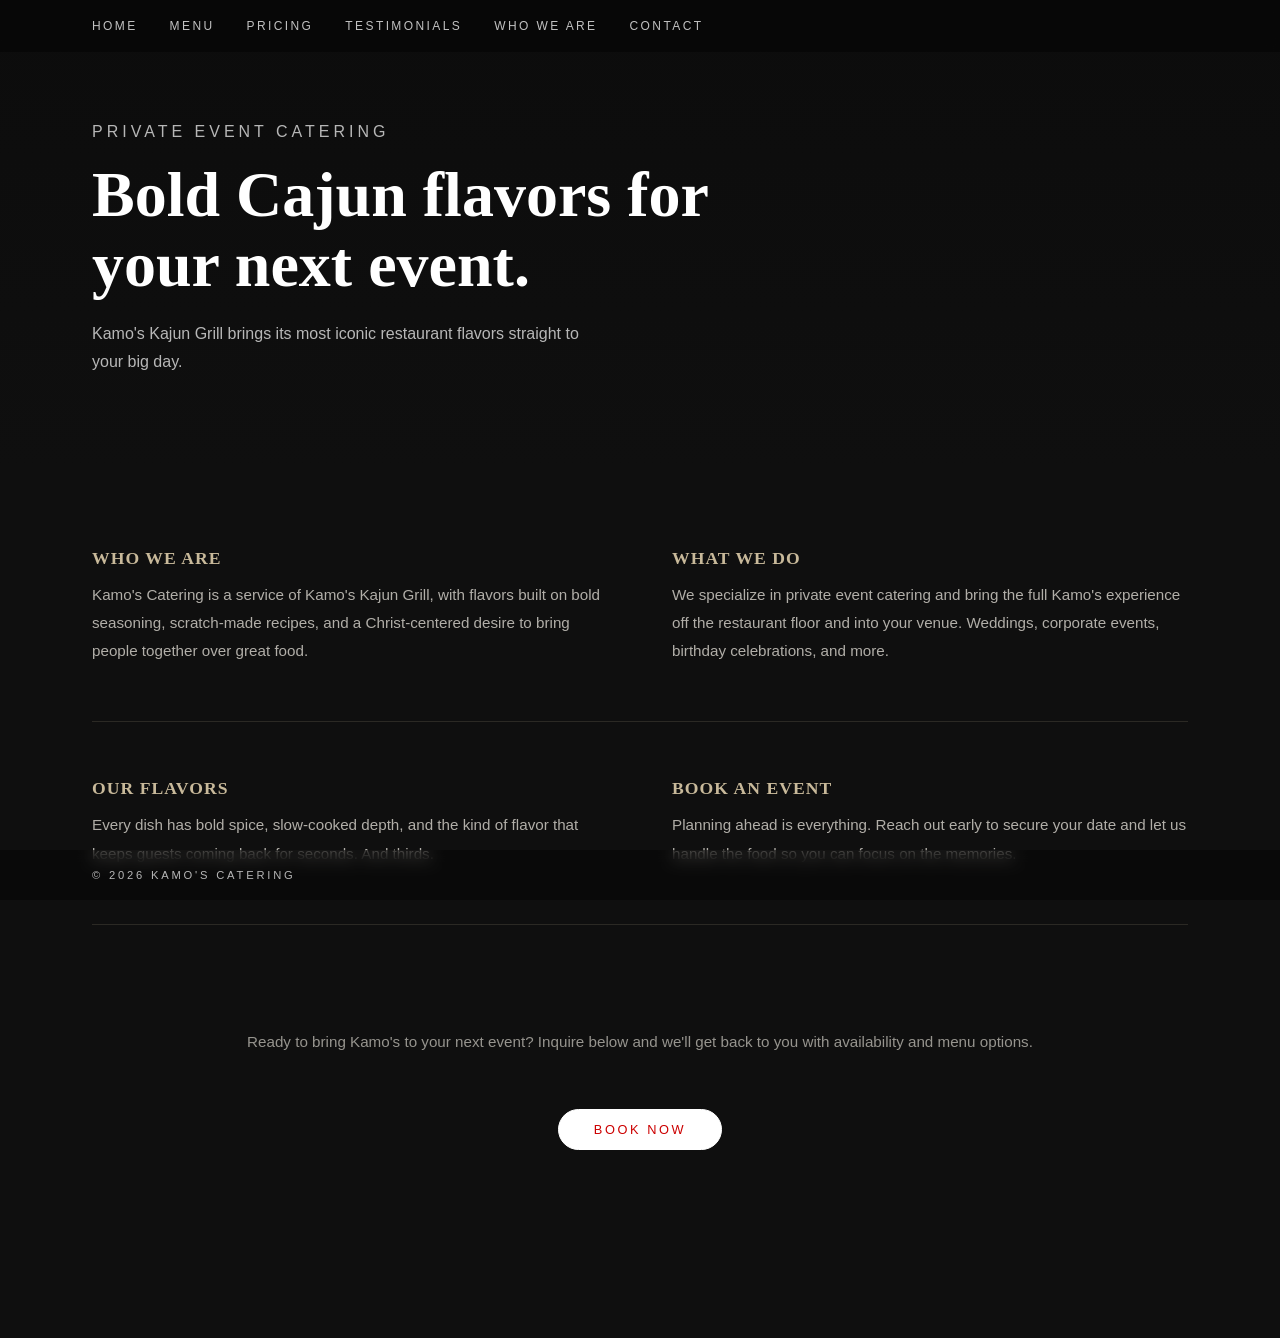
<file: about.html>
<!DOCTYPE html>
<html lang="en">
<head>
    <meta charset="UTF-8">
    <meta name="viewport" content="width=device-width, initial-scale=1.0">
    <title>Document</title>
    <link rel="stylesheet" href="style.css">
</head>
<body>
    <div id="header-placeholder"></div>

    <script>
    fetch('assets/html/header.html')
        .then(res => res.text())
        .then(html => {
        document.getElementById('header-placeholder').innerHTML = html;
        initializeHamburgerMenu();
        });
    
    function initializeHamburgerMenu() {
        const hamburgerBtn = document.getElementById('hamburger-btn');
        const navMenu = document.getElementById('nav-menu');
        const submenuParents = document.querySelectorAll('.submenu-parent');
        
        if (hamburgerBtn) {
            hamburgerBtn.addEventListener('click', () => {
                hamburgerBtn.classList.toggle('active');
                navMenu.classList.toggle('active');
            });
            
            document.querySelectorAll('.nav-menu a').forEach(link => {
                link.addEventListener('click', () => {
                    hamburgerBtn.classList.remove('active');
                    navMenu.classList.remove('active');
                });
            });
            
            submenuParents.forEach(parent => {
                const link = parent.querySelector('a');
                link.addEventListener('click', (e) => {
                    if (window.innerWidth <= 860) {
                        e.preventDefault();
                        parent.classList.toggle('active');
                    }
                });
            });
        }
    }
    </script>
    
    <div class="main-content">
        <section class="hero">
            <div class="hero-inner">
            <p class="eyebrow">Private Event Catering</p>
            <h1>Bold Cajun flavors for your next event.</h1>
            <p>Kamo's Kajun Grill brings its most iconic restaurant flavors straight to your big day.</p>
            </div>
        </section>

        <div class="about-body">

            <div class="about-block">
            <h2>Who We Are</h2>
            <p>Kamo's Catering is a service of Kamo's Kajun Grill, with flavors built on bold seasoning, scratch-made recipes, and a Christ-centered desire to bring people together over great food.</p>
            </div>

            <div class="about-block">
            <h2>What We Do</h2>
            <p>We specialize in private event catering and bring the full Kamo's experience off the restaurant floor and into your venue. Weddings, corporate events, birthday celebrations, and more.</p>
            </div>

            <div class="about-divider"></div>

            <div class="about-block">
            <h2>Our Flavors</h2>
            <p>Every dish has bold spice, slow-cooked depth, and the kind of flavor that keeps guests coming back for seconds. And thirds.</p>
            </div>

            <div class="about-block">
            <h2>Book an Event</h2>
            <p>Planning ahead is everything. Reach out early to secure your date and let us handle the food so you can focus on the memories.</p>
            </div>

            <div class="about-divider"></div>

            <div class="about-cta-wrap">
            <p>Ready to bring Kamo's to your next event? Inquire below and we'll get back to you with availability and menu options.</p>
            <a class="cover-btn" href="./contact.html">Book Now</a>
            </div>
            
        </div>
    </div>

    <footer>
        <p>&copy; 2026 Kamo's Catering</p>
    </footer>
</body>
</html>
</file>
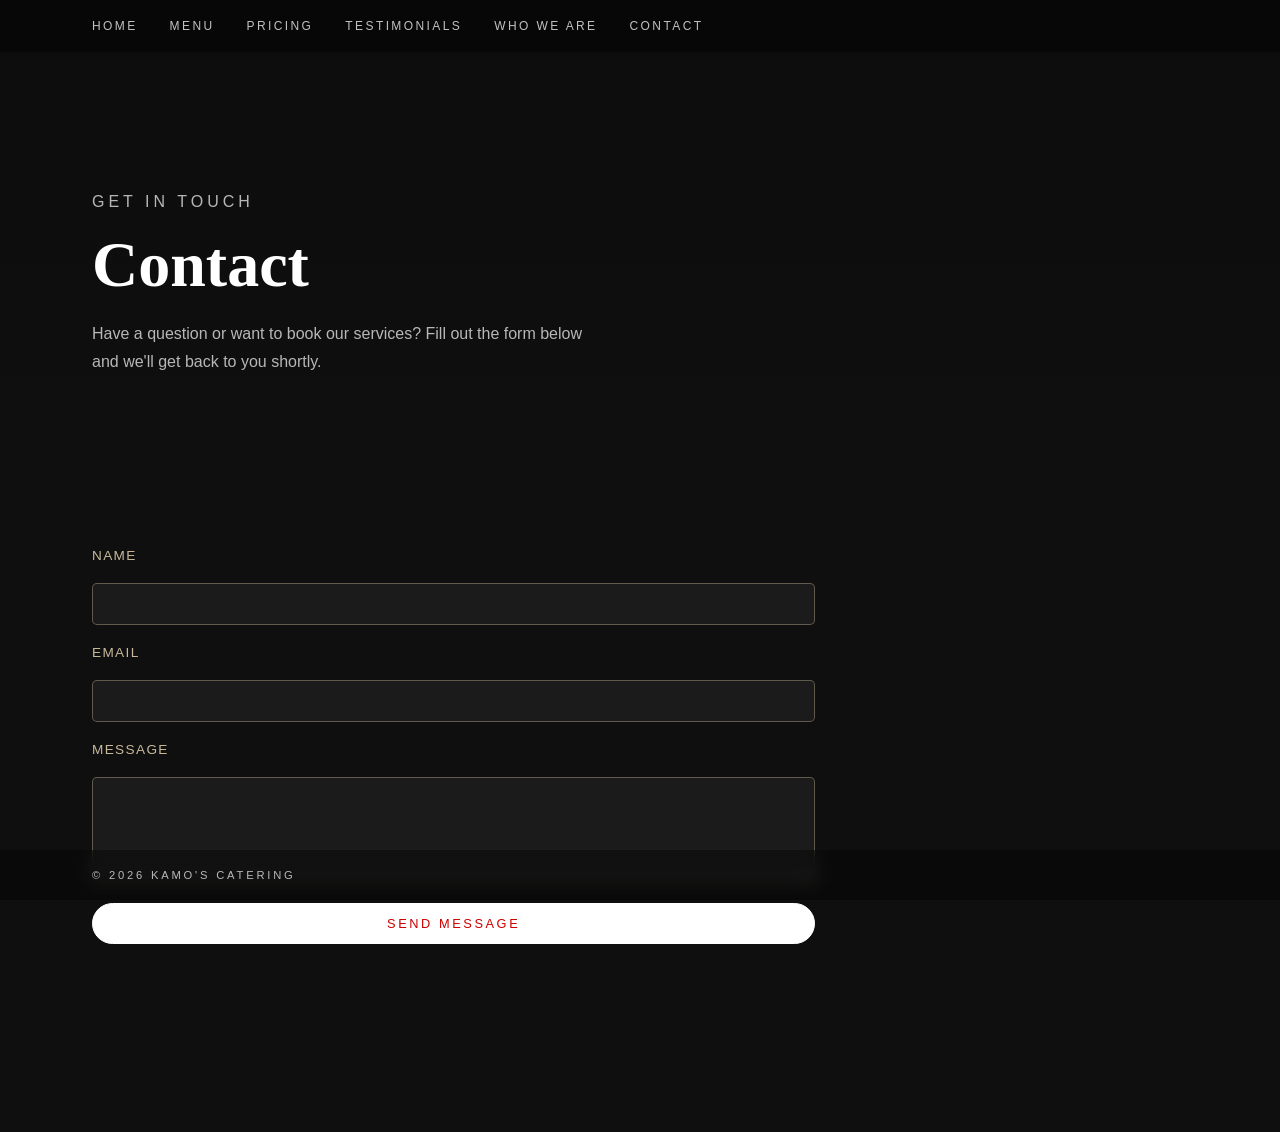
<file: contact.html>
<!DOCTYPE html>
<html lang="en">
<head>
    <meta charset="UTF-8">
    <meta name="viewport" content="width=device-width, initial-scale=1.0">
    <title>Contact</title>
    <link rel="stylesheet" href="style.css">
</head>
<body>
    <div id="header-placeholder"></div>

    <script>
    fetch('assets/html/header.html')
        .then(res => res.text())
        .then(html => {
        document.getElementById('header-placeholder').innerHTML = html;
        initializeHamburgerMenu();
        });
    
    function initializeHamburgerMenu() {
        const hamburgerBtn = document.getElementById('hamburger-btn');
        const navMenu = document.getElementById('nav-menu');
        const submenuParents = document.querySelectorAll('.submenu-parent');
        
        if (hamburgerBtn) {
            hamburgerBtn.addEventListener('click', () => {
                hamburgerBtn.classList.toggle('active');
                navMenu.classList.toggle('active');
            });
            
            document.querySelectorAll('.nav-menu a').forEach(link => {
                link.addEventListener('click', () => {
                    hamburgerBtn.classList.remove('active');
                    navMenu.classList.remove('active');
                });
            });
            
            submenuParents.forEach(parent => {
                const link = parent.querySelector('a');
                link.addEventListener('click', (e) => {
                    if (window.innerWidth <= 860) {
                        e.preventDefault();
                        parent.classList.toggle('active');
                    }
                });
            });
        }
    }
    </script>

    <main class="main-content">
        <div class="hero">
            <div class="hero-inner">
                <p class="eyebrow">Get in Touch</p>
                <h1>Contact</h1>
                <p>Have a question or want to book our services? Fill out the form below and we'll get back to you shortly.</p>
            </div>
        </div>
        <div class="contact-body">
            <form action="#" method="post" class="contact-form">
                <label for="name">Name</label>
                <input type="text" id="name" name="name" required>

                <label for="email">Email</label>
                <input type="email" id="email" name="email" required>

                <label for="message">Message</label>
                <textarea id="message" name="message" rows="5" required></textarea>

                <button class="cover-btn" type="submit">Send Message</button>
            </form>
        </div>
        
    </main>

    <footer>
        <p>&copy; 2026 Kamo's Catering</p>
    </footer>
</body>
</html>
</file>
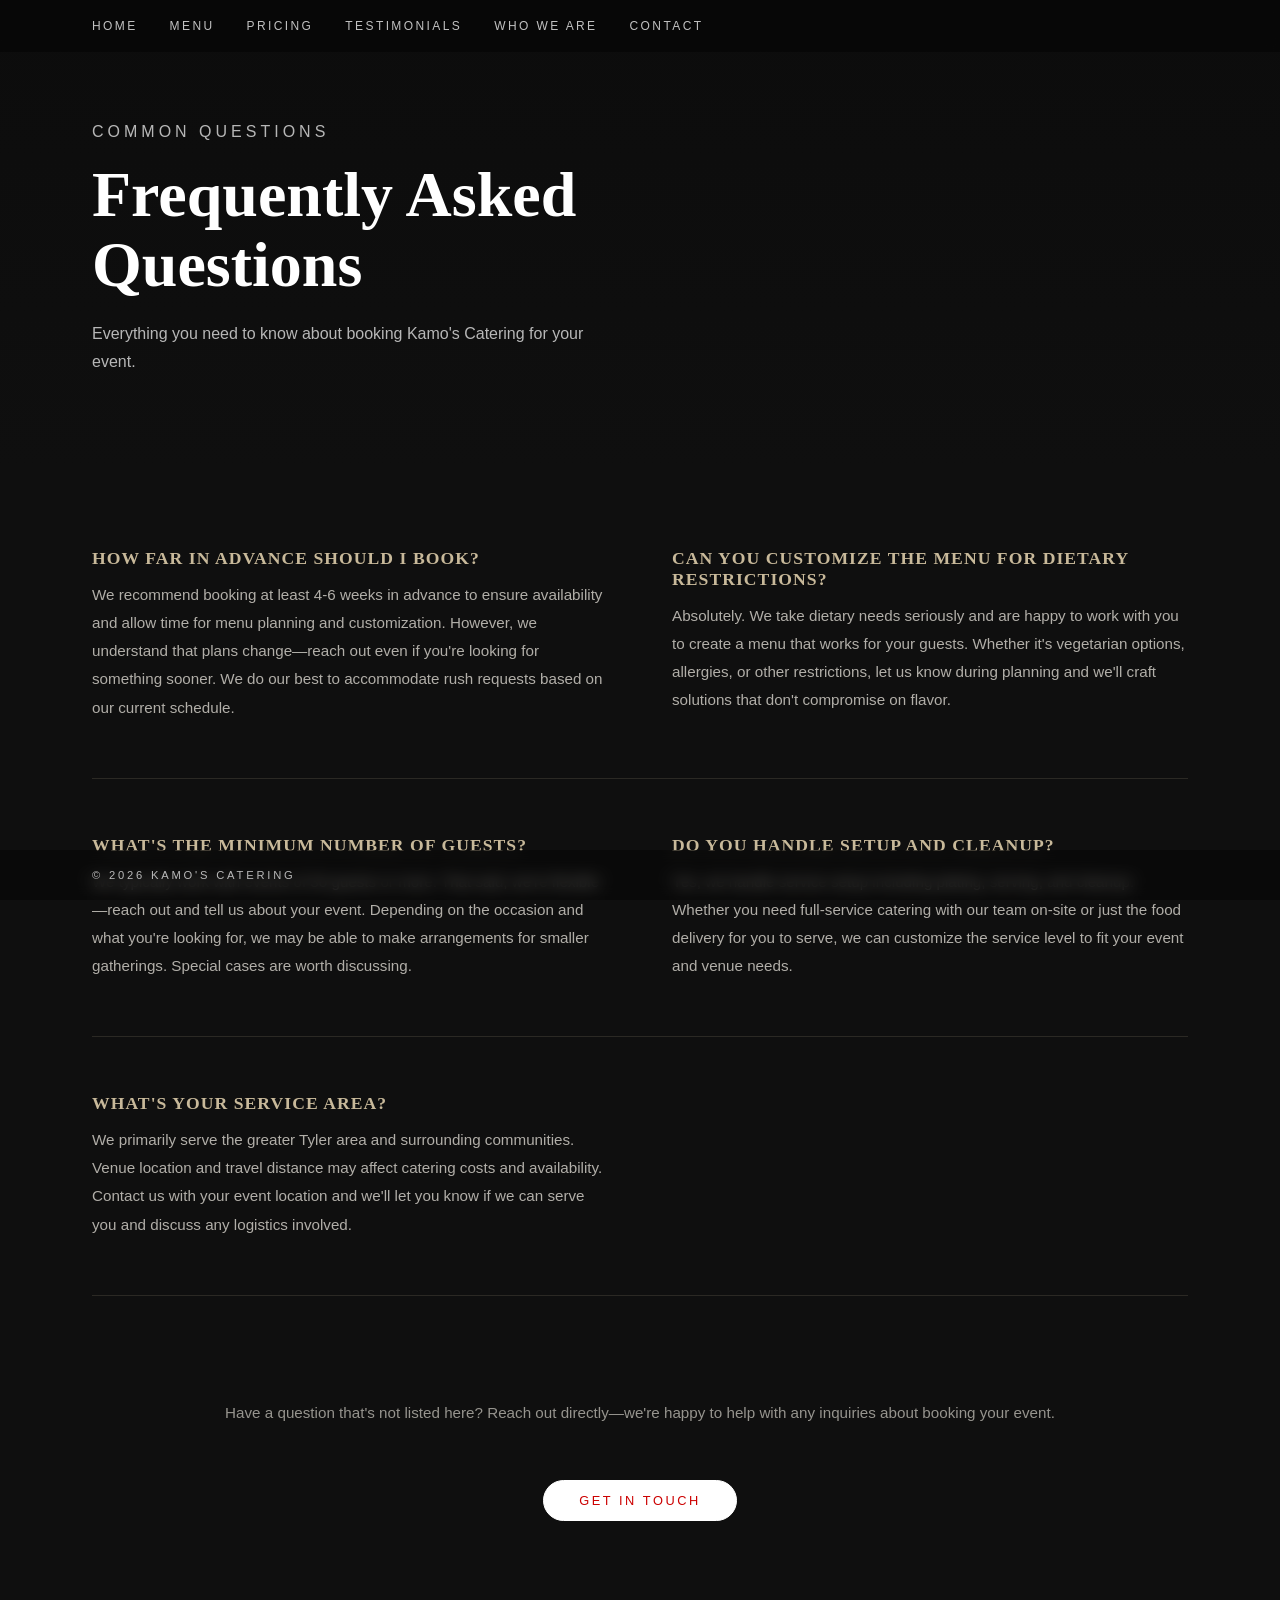
<file: faq.html>
<!DOCTYPE html>
<html lang="en">
<head>
    <meta charset="UTF-8">
    <meta name="viewport" content="width=device-width, initial-scale=1.0">
    <title>FAQ - Kamo's Catering</title>
    <link rel="stylesheet" href="style.css">
</head>
<body>
    <div id="header-placeholder"></div>

    <script>
    fetch('assets/html/header.html')
        .then(res => res.text())
        .then(html => {
        document.getElementById('header-placeholder').innerHTML = html;
        initializeHamburgerMenu();
        });
    
    function initializeHamburgerMenu() {
        const hamburgerBtn = document.getElementById('hamburger-btn');
        const navMenu = document.getElementById('nav-menu');
        const submenuParents = document.querySelectorAll('.submenu-parent');
        
        if (hamburgerBtn) {
            hamburgerBtn.addEventListener('click', () => {
                hamburgerBtn.classList.toggle('active');
                navMenu.classList.toggle('active');
            });
            
            document.querySelectorAll('.nav-menu a').forEach(link => {
                link.addEventListener('click', () => {
                    hamburgerBtn.classList.remove('active');
                    navMenu.classList.remove('active');
                });
            });
            
            submenuParents.forEach(parent => {
                const link = parent.querySelector('a');
                link.addEventListener('click', (e) => {
                    if (window.innerWidth <= 860) {
                        e.preventDefault();
                        parent.classList.toggle('active');
                    }
                });
            });
        }
    }
    </script>

    <main class="main-content">
        <section class="hero">
            <div class="hero-inner">
            <p class="eyebrow">Common Questions</p>
            <h1>Frequently Asked Questions</h1>
            <p>Everything you need to know about booking Kamo's Catering for your event.</p>
            </div>
        </section>

        <div class="about-body">

            <div class="about-block">
            <h2>How far in advance should I book?</h2>
            <p>We recommend booking at least 4-6 weeks in advance to ensure availability and allow time for menu planning and customization. However, we understand that plans change—reach out even if you're looking for something sooner. We do our best to accommodate rush requests based on our current schedule.</p>
            </div>

            <div class="about-block">
            <h2>Can you customize the menu for dietary restrictions?</h2>
            <p>Absolutely. We take dietary needs seriously and are happy to work with you to create a menu that works for your guests. Whether it's vegetarian options, allergies, or other restrictions, let us know during planning and we'll craft solutions that don't compromise on flavor.</p>
            </div>

            <div class="about-divider"></div>

            <div class="about-block">
            <h2>What's the minimum number of guests?</h2>
            <p>We typically work with events of 30 guests or more. That said, we're flexible—reach out and tell us about your event. Depending on the occasion and what you're looking for, we may be able to make arrangements for smaller gatherings. Special cases are worth discussing.</p>
            </div>

            <div class="about-block">
            <h2>Do you handle setup and cleanup?</h2>
            <p>Yes, we handle service setup including plating, serving, and cleanup. Whether you need full-service catering with our team on-site or just the food delivery for you to serve, we can customize the service level to fit your event and venue needs.</p>
            </div>

            <div class="about-divider"></div>

            <div class="about-block">
            <h2>What's your service area?</h2>
            <p>We primarily serve the greater Tyler area and surrounding communities. Venue location and travel distance may affect catering costs and availability. Contact us with your event location and we'll let you know if we can serve you and discuss any logistics involved.</p>
            </div>

            <div class="about-divider"></div>

            <div class="about-cta-wrap">
            <p>Have a question that's not listed here? Reach out directly—we're happy to help with any inquiries about booking your event.</p>
            <a class="cover-btn" href="../contact.html">Get in Touch</a>
            </div>
            
        </div>
    </main>

    <footer>
        <p>&copy; 2026 Kamo's Catering</p>
    </footer>
</body>
</html>
</file>
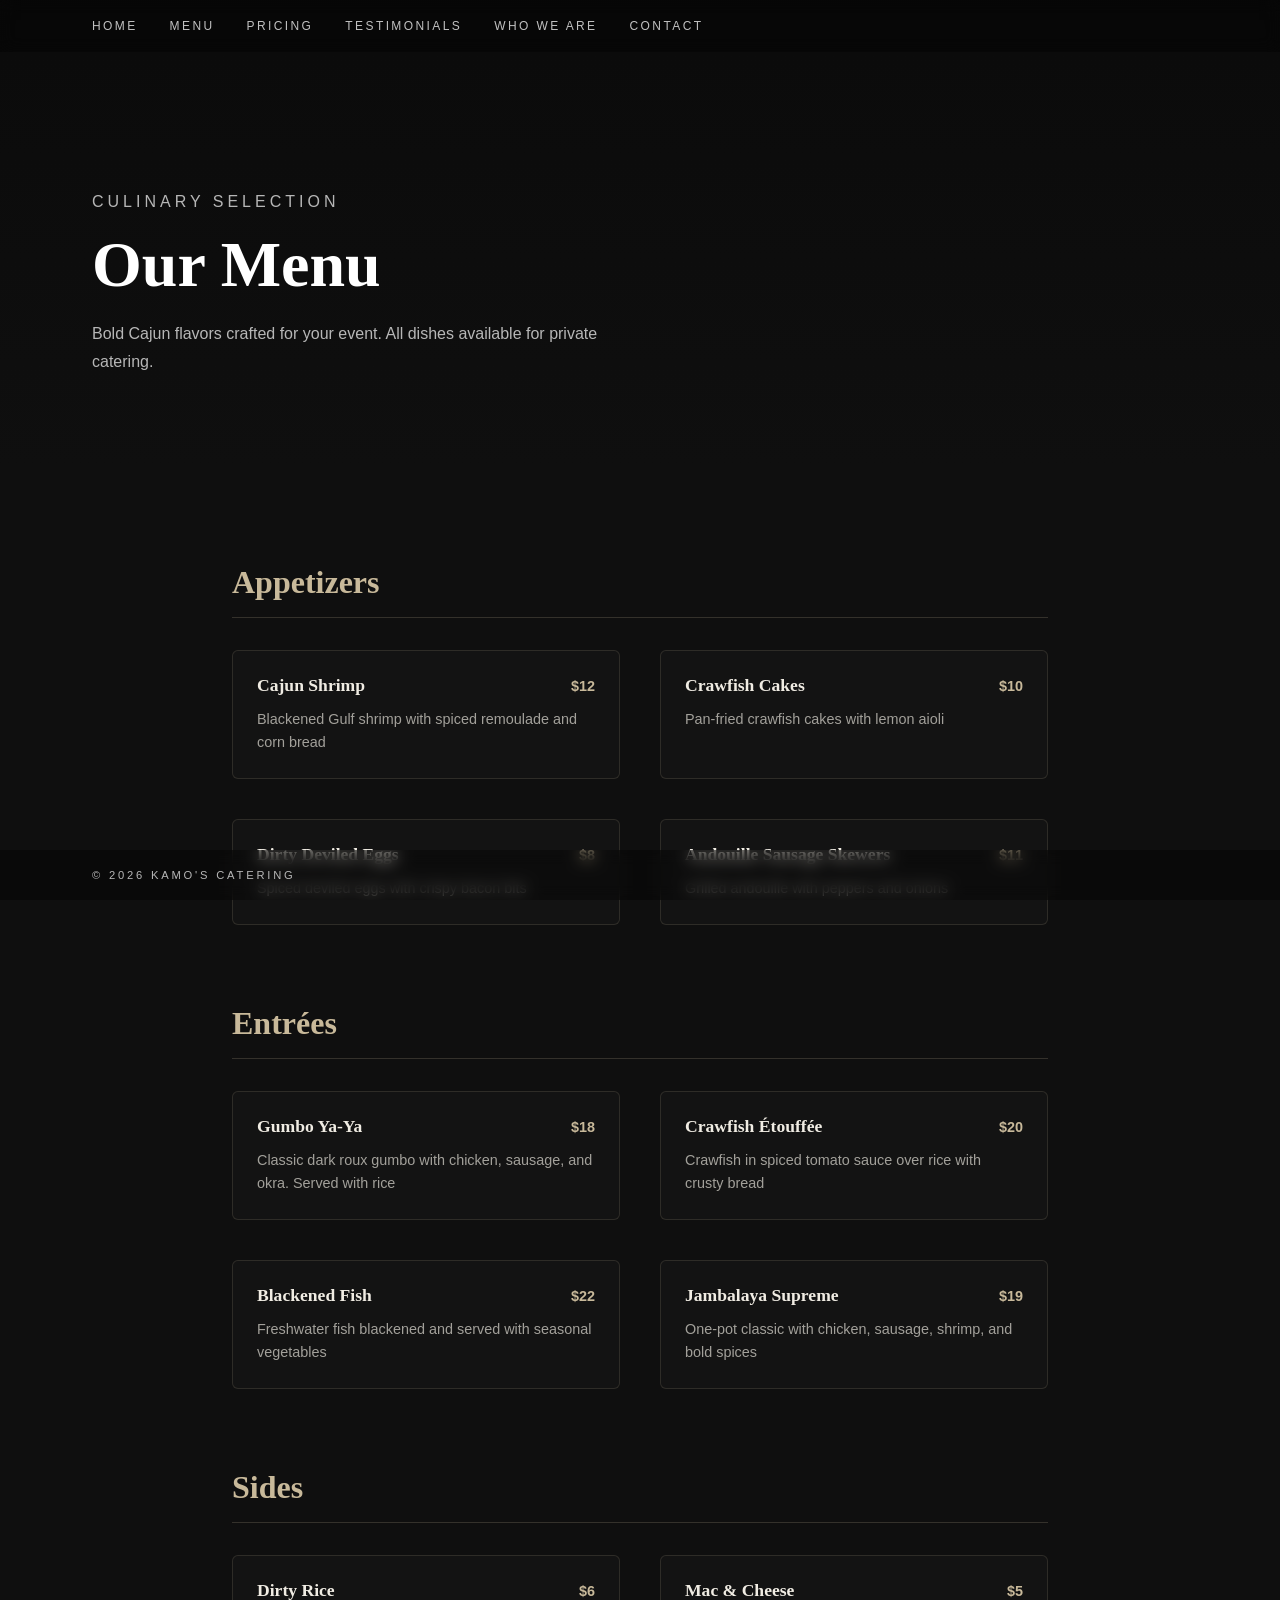
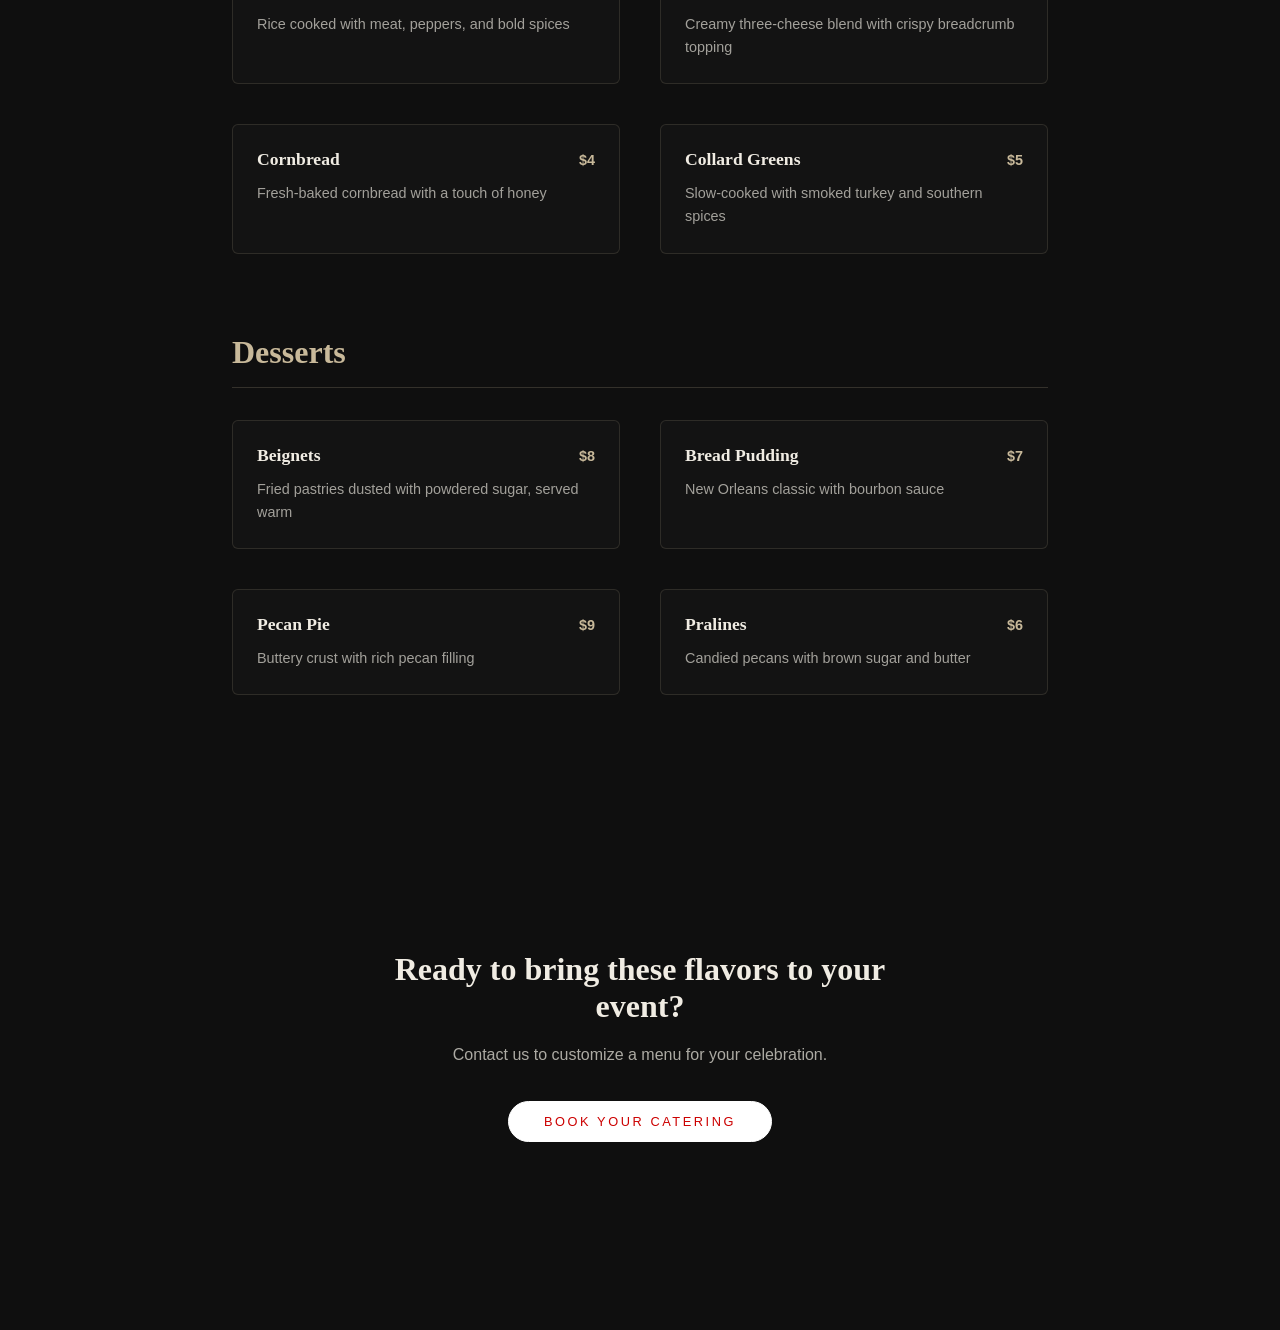
<file: menu.html>
<!DOCTYPE html>
<html lang="en">
<head>
    <meta charset="UTF-8">
    <meta name="viewport" content="width=device-width, initial-scale=1.0">
    <title>Menu - Kamo's Catering</title>
    <link rel="stylesheet" href="style.css">
</head>
<body>
    <div id="header-placeholder"></div>

    <script>
    fetch('assets/html/header.html')
        .then(res => res.text())
        .then(html => {
        document.getElementById('header-placeholder').innerHTML = html;
        initializeHamburgerMenu();
        });
    
    function initializeHamburgerMenu() {
        const hamburgerBtn = document.getElementById('hamburger-btn');
        const navMenu = document.getElementById('nav-menu');
        const submenuParents = document.querySelectorAll('.submenu-parent');
        
        if (hamburgerBtn) {
            hamburgerBtn.addEventListener('click', () => {
                hamburgerBtn.classList.toggle('active');
                navMenu.classList.toggle('active');
            });
            
            document.querySelectorAll('.nav-menu a').forEach(link => {
                link.addEventListener('click', () => {
                    hamburgerBtn.classList.remove('active');
                    navMenu.classList.remove('active');
                });
            });
            
            submenuParents.forEach(parent => {
                const link = parent.querySelector('a');
                link.addEventListener('click', (e) => {
                    if (window.innerWidth <= 860) {
                        e.preventDefault();
                        parent.classList.toggle('active');
                    }
                });
            });
        }
    }
    </script>

    <main class="main-content">
        <section class="menu-hero hero">
            <div class="hero-inner">
                <p class="eyebrow">Culinary Selection</p>
                <h1>Our Menu</h1>
                <p>Bold Cajun flavors crafted for your event. All dishes available for private catering.</p>
            </div>
        </section>

        <section class="menu-container">
            <!-- Appetizers Section -->
            <div class="menu-section" id="appetizers">
                <h2 class="menu-section-title">Appetizers</h2>
                <div class="menu-items">
                    <div class="menu-item">
                        <div class="menu-item-header">
                            <h3>Cajun Shrimp</h3>
                            <span class="menu-price">$12</span>
                        </div>
                        <p class="menu-description">Blackened Gulf shrimp with spiced remoulade and corn bread</p>
                    </div>

                    <div class="menu-item">
                        <div class="menu-item-header">
                            <h3>Crawfish Cakes</h3>
                            <span class="menu-price">$10</span>
                        </div>
                        <p class="menu-description">Pan-fried crawfish cakes with lemon aioli</p>
                    </div>

                    <div class="menu-item">
                        <div class="menu-item-header">
                            <h3>Dirty Deviled Eggs</h3>
                            <span class="menu-price">$8</span>
                        </div>
                        <p class="menu-description">Spiced deviled eggs with crispy bacon bits</p>
                    </div>

                    <div class="menu-item">
                        <div class="menu-item-header">
                            <h3>Andouille Sausage Skewers</h3>
                            <span class="menu-price">$11</span>
                        </div>
                        <p class="menu-description">Grilled andouille with peppers and onions</p>
                    </div>
                </div>
            </div>

            <!-- Entrées Section -->
            <div class="menu-section" id="entrees">
                <h2 class="menu-section-title">Entrées</h2>
                <div class="menu-items">
                    <div class="menu-item">
                        <div class="menu-item-header">
                            <h3>Gumbo Ya-Ya</h3>
                            <span class="menu-price">$18</span>
                        </div>
                        <p class="menu-description">Classic dark roux gumbo with chicken, sausage, and okra. Served with rice</p>
                    </div>

                    <div class="menu-item">
                        <div class="menu-item-header">
                            <h3>Crawfish Étouffée</h3>
                            <span class="menu-price">$20</span>
                        </div>
                        <p class="menu-description">Crawfish in spiced tomato sauce over rice with crusty bread</p>
                    </div>

                    <div class="menu-item">
                        <div class="menu-item-header">
                            <h3>Blackened Fish</h3>
                            <span class="menu-price">$22</span>
                        </div>
                        <p class="menu-description">Freshwater fish blackened and served with seasonal vegetables</p>
                    </div>

                    <div class="menu-item">
                        <div class="menu-item-header">
                            <h3>Jambalaya Supreme</h3>
                            <span class="menu-price">$19</span>
                        </div>
                        <p class="menu-description">One-pot classic with chicken, sausage, shrimp, and bold spices</p>
                    </div>
                </div>
            </div>

            <!-- Sides Section -->
            <div class="menu-section" id="sides">
                <h2 class="menu-section-title">Sides</h2>
                <div class="menu-items">
                    <div class="menu-item">
                        <div class="menu-item-header">
                            <h3>Dirty Rice</h3>
                            <span class="menu-price">$6</span>
                        </div>
                        <p class="menu-description">Rice cooked with meat, peppers, and bold spices</p>
                    </div>

                    <div class="menu-item">
                        <div class="menu-item-header">
                            <h3>Mac & Cheese</h3>
                            <span class="menu-price">$5</span>
                        </div>
                        <p class="menu-description">Creamy three-cheese blend with crispy breadcrumb topping</p>
                    </div>

                    <div class="menu-item">
                        <div class="menu-item-header">
                            <h3>Cornbread</h3>
                            <span class="menu-price">$4</span>
                        </div>
                        <p class="menu-description">Fresh-baked cornbread with a touch of honey</p>
                    </div>

                    <div class="menu-item">
                        <div class="menu-item-header">
                            <h3>Collard Greens</h3>
                            <span class="menu-price">$5</span>
                        </div>
                        <p class="menu-description">Slow-cooked with smoked turkey and southern spices</p>
                    </div>
                </div>
            </div>

            <!-- Desserts Section -->
            <div class="menu-section" id="desserts">
                <h2 class="menu-section-title">Desserts</h2>
                <div class="menu-items">
                    <div class="menu-item">
                        <div class="menu-item-header">
                            <h3>Beignets</h3>
                            <span class="menu-price">$8</span>
                        </div>
                        <p class="menu-description">Fried pastries dusted with powdered sugar, served warm</p>
                    </div>

                    <div class="menu-item">
                        <div class="menu-item-header">
                            <h3>Bread Pudding</h3>
                            <span class="menu-price">$7</span>
                        </div>
                        <p class="menu-description">New Orleans classic with bourbon sauce</p>
                    </div>

                    <div class="menu-item">
                        <div class="menu-item-header">
                            <h3>Pecan Pie</h3>
                            <span class="menu-price">$9</span>
                        </div>
                        <p class="menu-description">Buttery crust with rich pecan filling</p>
                    </div>

                    <div class="menu-item">
                        <div class="menu-item-header">
                            <h3>Pralines</h3>
                            <span class="menu-price">$6</span>
                        </div>
                        <p class="menu-description">Candied pecans with brown sugar and butter</p>
                    </div>
                </div>
            </div>
        </section>

        <section class="menu-cta">
            <h2>Ready to bring these flavors to your event?</h2>
            <p>Contact us to customize a menu for your celebration.</p>
            <a class="cover-btn" href="contact.html">Book Your Catering</a>
        </section>
    </main>

    <footer>
        <p>&copy; 2026 Kamo's Catering</p>
    </footer>
</body>
</html>
</file>
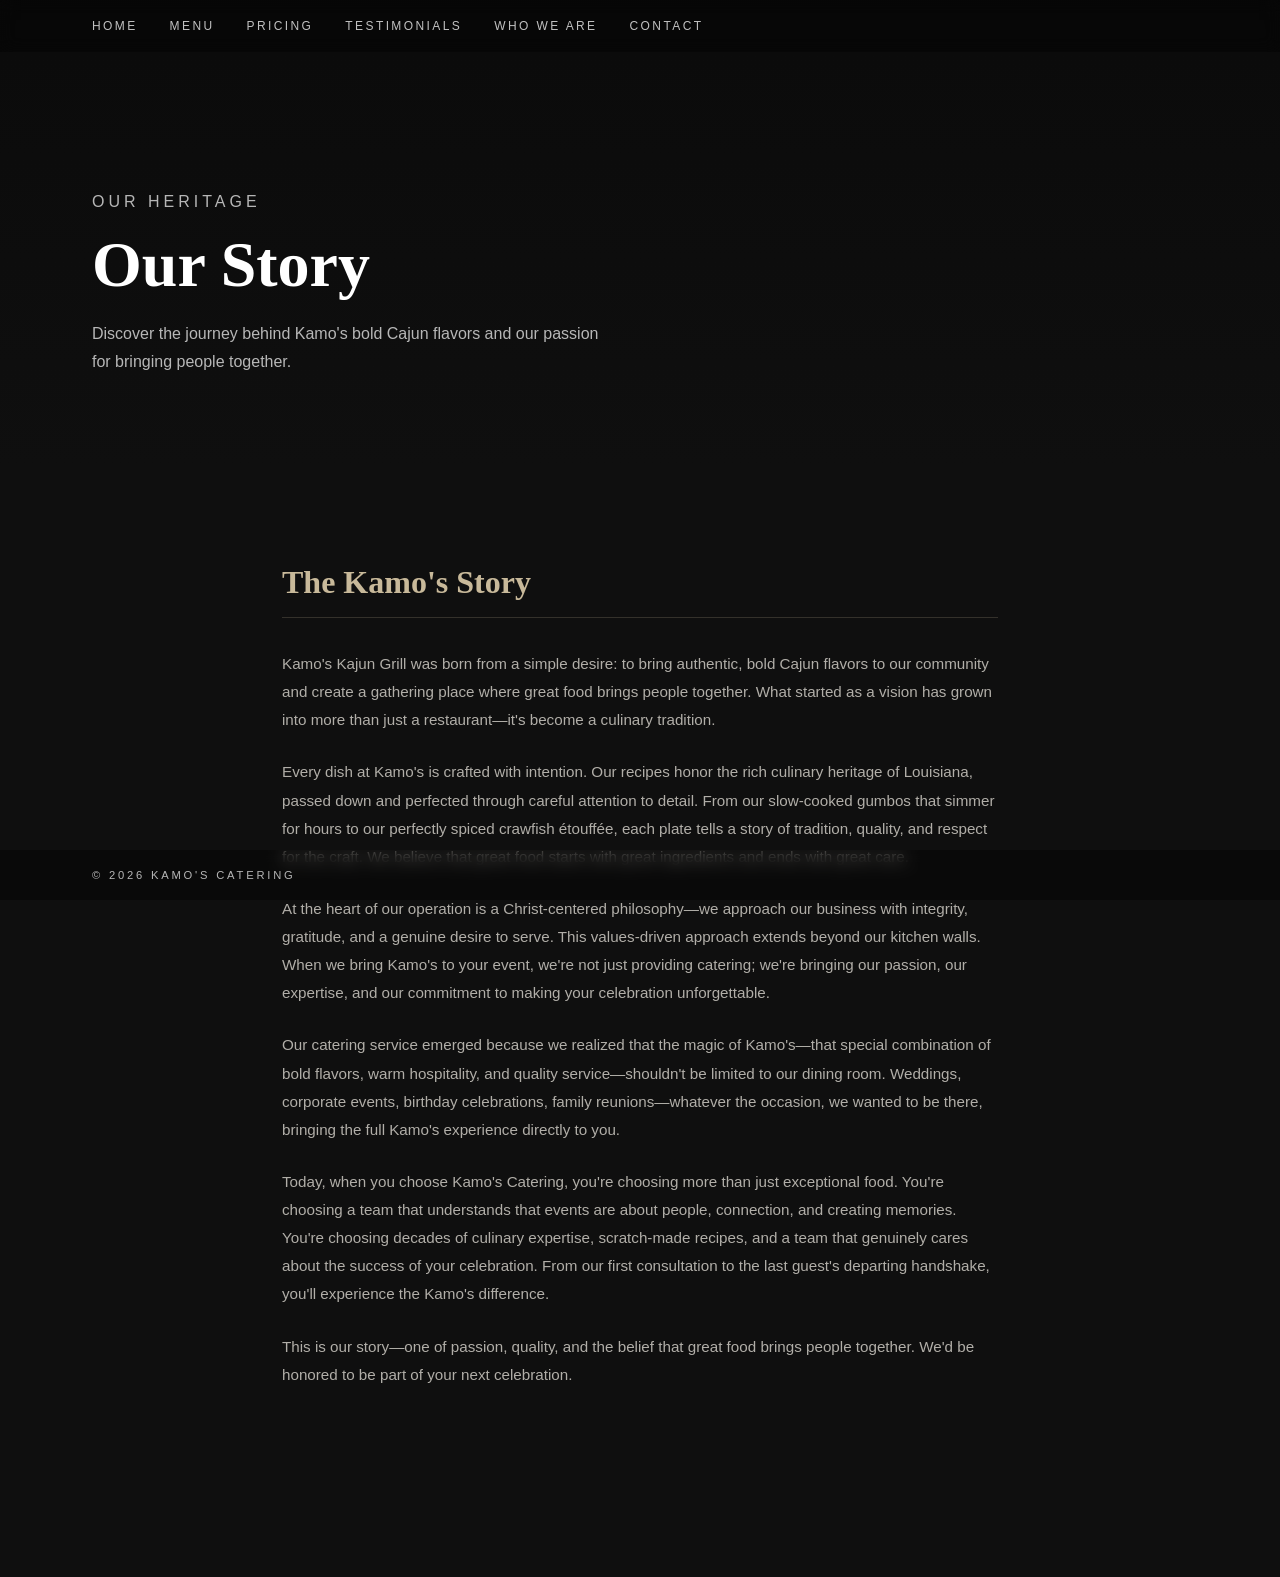
<file: ourstory.html>
<!DOCTYPE html>
<html lang="en">
<head>
    <meta charset="UTF-8">
    <meta name="viewport" content="width=device-width, initial-scale=1.0">
    <title>Our Story - Kamo's Catering</title>
    <link rel="stylesheet" href="style.css">
</head>
<body>
    <div id="header-placeholder"></div>

    <script>
    fetch('assets/html/header.html')
        .then(res => res.text())
        .then(html => {
        document.getElementById('header-placeholder').innerHTML = html;
        initializeHamburgerMenu();
        });
    
    function initializeHamburgerMenu() {
        const hamburgerBtn = document.getElementById('hamburger-btn');
        const navMenu = document.getElementById('nav-menu');
        const submenuParents = document.querySelectorAll('.submenu-parent');
        
        if (hamburgerBtn) {
            hamburgerBtn.addEventListener('click', () => {
                hamburgerBtn.classList.toggle('active');
                navMenu.classList.toggle('active');
            });
            
            document.querySelectorAll('.nav-menu a').forEach(link => {
                link.addEventListener('click', () => {
                    hamburgerBtn.classList.remove('active');
                    navMenu.classList.remove('active');
                });
            });
            
            submenuParents.forEach(parent => {
                const link = parent.querySelector('a');
                link.addEventListener('click', (e) => {
                    if (window.innerWidth <= 860) {
                        e.preventDefault();
                        parent.classList.toggle('active');
                    }
                });
            });
        }
    }
    </script>

    <main class="main-content">
        <section class="ourstory-hero hero">
            <div class="hero-inner">
                <p class="eyebrow">Our Heritage</p>
                <h1>Our Story</h1>
                <p>Discover the journey behind Kamo's bold Cajun flavors and our passion for bringing people together.</p>
            </div>
        </section>

        <div style="max-width: 900px; margin: 0 auto; padding: 6rem var(--horizontal-padding);">
            <h2 class="menu-section-title">The Kamo's Story</h2>
            
            <p style="font-size: 0.95rem; font-weight: 300; color: rgba(240,236,227,0.72); line-height: 1.85; margin-bottom: 1.5rem;">
                Kamo's Kajun Grill was born from a simple desire: to bring authentic, bold Cajun flavors to our community and create a gathering place where great food brings people together. What started as a vision has grown into more than just a restaurant—it's become a culinary tradition.
            </p>

            <p style="font-size: 0.95rem; font-weight: 300; color: rgba(240,236,227,0.72); line-height: 1.85; margin-bottom: 1.5rem;">
                Every dish at Kamo's is crafted with intention. Our recipes honor the rich culinary heritage of Louisiana, passed down and perfected through careful attention to detail. From our slow-cooked gumbos that simmer for hours to our perfectly spiced crawfish étouffée, each plate tells a story of tradition, quality, and respect for the craft. We believe that great food starts with great ingredients and ends with great care.
            </p>

            <p style="font-size: 0.95rem; font-weight: 300; color: rgba(240,236,227,0.72); line-height: 1.85; margin-bottom: 1.5rem;">
                At the heart of our operation is a Christ-centered philosophy—we approach our business with integrity, gratitude, and a genuine desire to serve. This values-driven approach extends beyond our kitchen walls. When we bring Kamo's to your event, we're not just providing catering; we're bringing our passion, our expertise, and our commitment to making your celebration unforgettable.
            </p>

            <p style="font-size: 0.95rem; font-weight: 300; color: rgba(240,236,227,0.72); line-height: 1.85; margin-bottom: 1.5rem;">
                Our catering service emerged because we realized that the magic of Kamo's—that special combination of bold flavors, warm hospitality, and quality service—shouldn't be limited to our dining room. Weddings, corporate events, birthday celebrations, family reunions—whatever the occasion, we wanted to be there, bringing the full Kamo's experience directly to you.
            </p>

            <p style="font-size: 0.95rem; font-weight: 300; color: rgba(240,236,227,0.72); line-height: 1.85; margin-bottom: 1.5rem;">
                Today, when you choose Kamo's Catering, you're choosing more than just exceptional food. You're choosing a team that understands that events are about people, connection, and creating memories. You're choosing decades of culinary expertise, scratch-made recipes, and a team that genuinely cares about the success of your celebration. From our first consultation to the last guest's departing handshake, you'll experience the Kamo's difference.
            </p>

            <p style="font-size: 0.95rem; font-weight: 300; color: rgba(240,236,227,0.72); line-height: 1.85;">
                This is our story—one of passion, quality, and the belief that great food brings people together. We'd be honored to be part of your next celebration.
            </p>
        </div>
    </main>

    <footer>
        <p>&copy; 2026 Kamo's Catering</p>
    </footer>
</body>
</html>
</file>
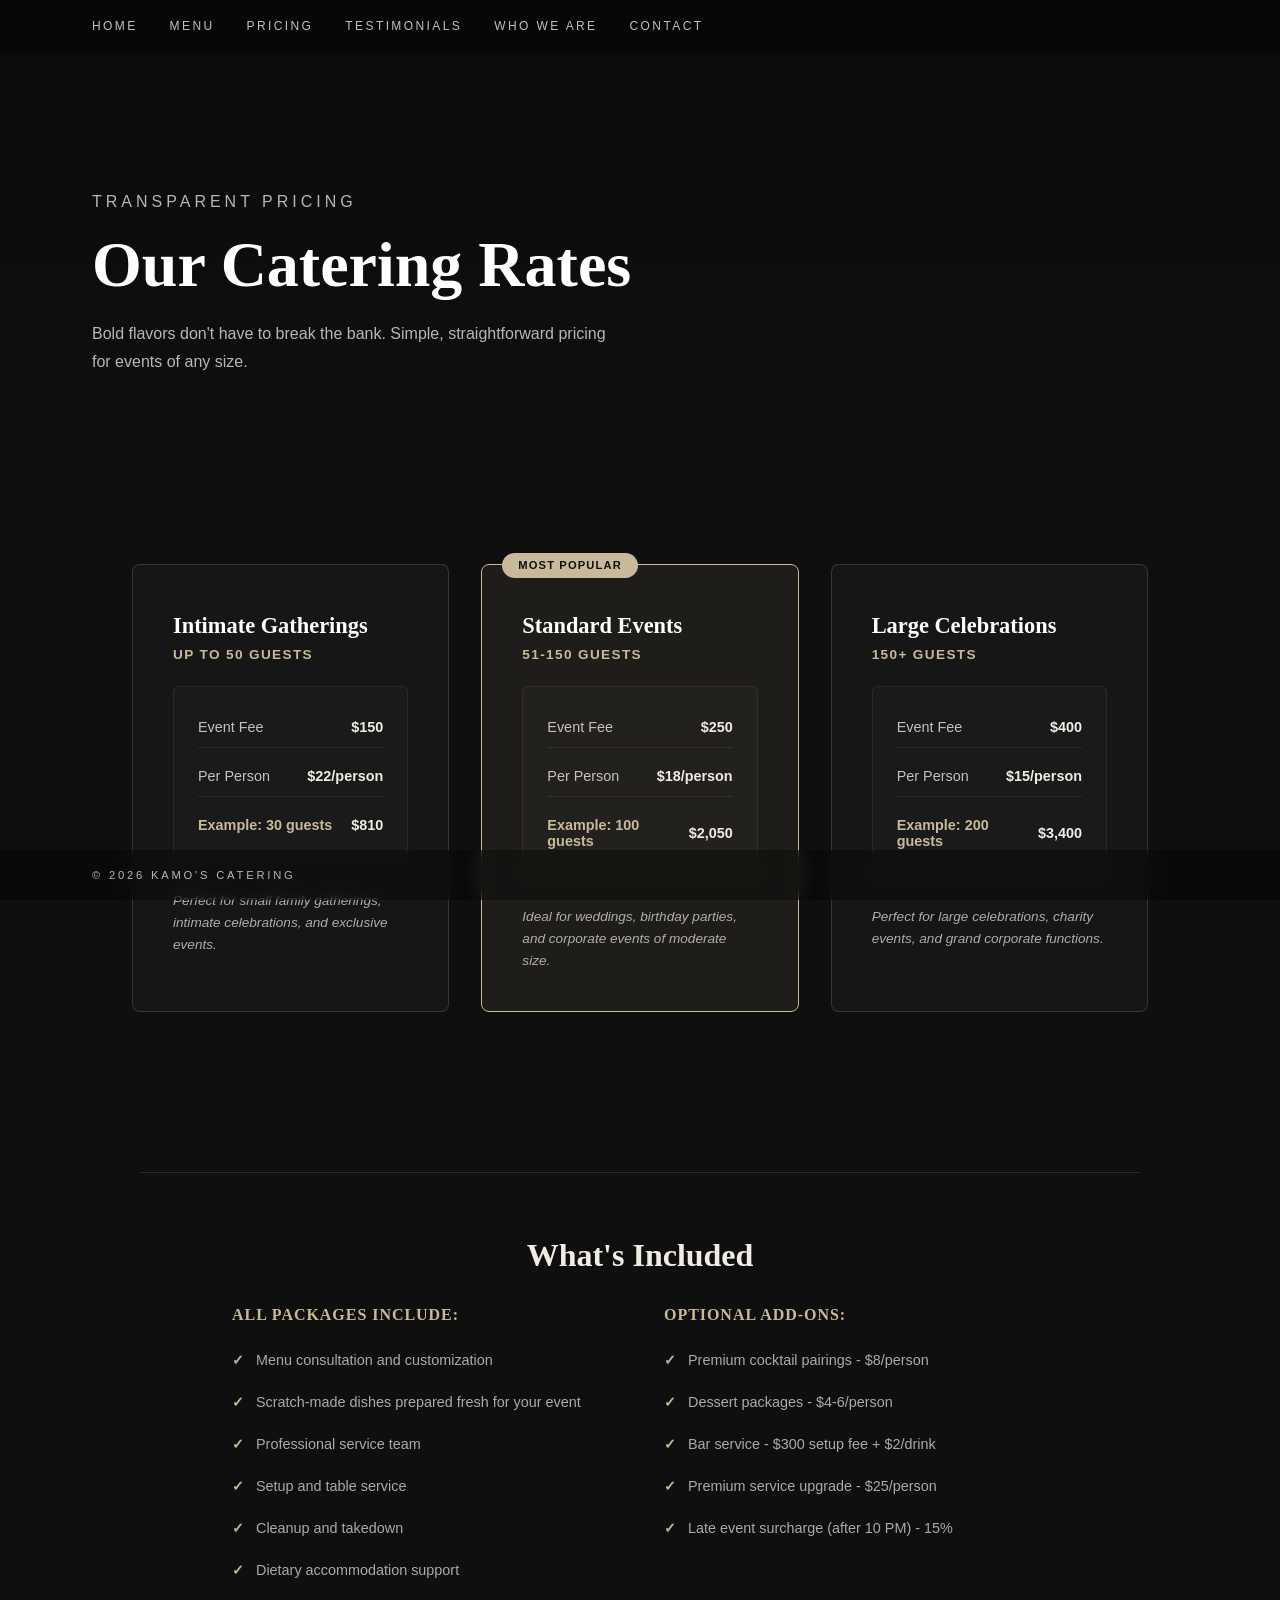
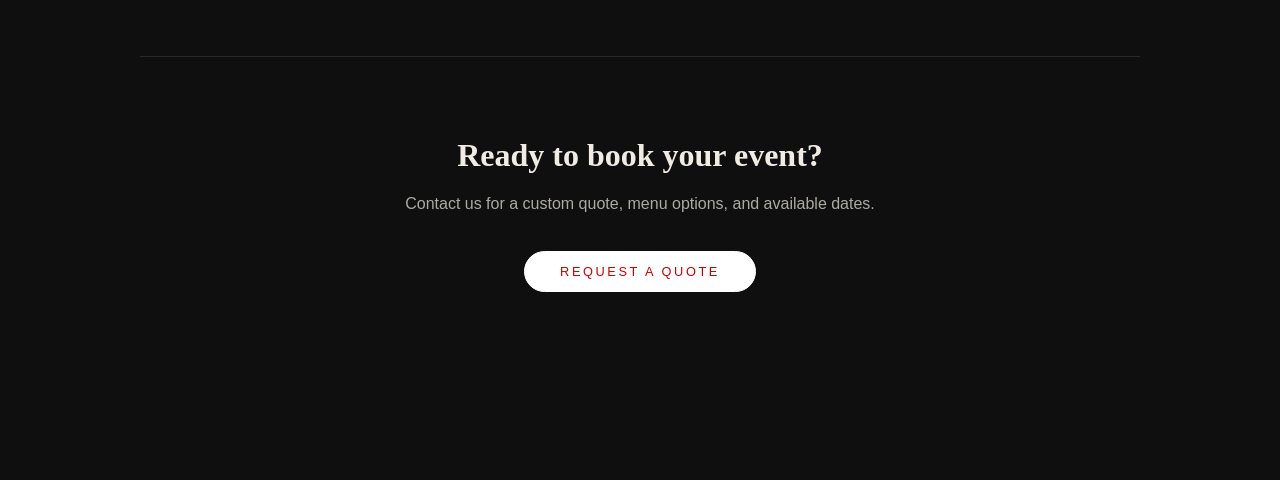
<file: pricing.html>
<!DOCTYPE html>
<html lang="en">
<head>
    <meta charset="UTF-8">
    <meta name="viewport" content="width=device-width, initial-scale=1.0">
    <title>Pricing - Kamo's Catering</title>
    <link rel="stylesheet" href="style.css">
</head>
<body>
    <div id="header-placeholder"></div>

    <script>
    fetch('assets/html/header.html')
        .then(res => res.text())
        .then(html => {
        document.getElementById('header-placeholder').innerHTML = html;
        initializeHamburgerMenu();
        });
    
    function initializeHamburgerMenu() {
        const hamburgerBtn = document.getElementById('hamburger-btn');
        const navMenu = document.getElementById('nav-menu');
        const submenuParents = document.querySelectorAll('.submenu-parent');
        
        if (hamburgerBtn) {
            hamburgerBtn.addEventListener('click', () => {
                hamburgerBtn.classList.toggle('active');
                navMenu.classList.toggle('active');
            });
            
            document.querySelectorAll('.nav-menu a').forEach(link => {
                link.addEventListener('click', () => {
                    hamburgerBtn.classList.remove('active');
                    navMenu.classList.remove('active');
                });
            });
            
            submenuParents.forEach(parent => {
                const link = parent.querySelector('a');
                link.addEventListener('click', (e) => {
                    if (window.innerWidth <= 860) {
                        e.preventDefault();
                        parent.classList.toggle('active');
                    }
                });
            });
        }
    }
    </script>

    <main class="main-content">
        <section class="pricing-hero hero">
            <div class="hero-inner">
                <p class="eyebrow">Transparent Pricing</p>
                <h1>Our Catering Rates</h1>
                <p>Bold flavors don't have to break the bank. Simple, straightforward pricing for events of any size.</p>
            </div>
        </section>

        <section class="pricing-container">
            <div class="pricing-grid">
                <div class="pricing-card">
                    <h3 class="pricing-tier">Intimate Gatherings</h3>
                    <p class="pricing-scale">Up to 50 guests</p>
                    <div class="pricing-breakdown">
                        <div class="pricing-line">
                            <span>Event Fee</span>
                            <span class="pricing-amount">$150</span>
                        </div>
                        <div class="pricing-line">
                            <span>Per Person</span>
                            <span class="pricing-amount">$22/person</span>
                        </div>
                        <div class="pricing-line pricing-total">
                            <span>Example: 30 guests</span>
                            <span class="pricing-amount">$810</span>
                        </div>
                    </div>
                    <p class="pricing-description">Perfect for small family gatherings, intimate celebrations, and exclusive events.</p>
                </div>

                <div class="pricing-card featured">
                    <div class="pricing-badge">Most Popular</div>
                    <h3 class="pricing-tier">Standard Events</h3>
                    <p class="pricing-scale">51-150 guests</p>
                    <div class="pricing-breakdown">
                        <div class="pricing-line">
                            <span>Event Fee</span>
                            <span class="pricing-amount">$250</span>
                        </div>
                        <div class="pricing-line">
                            <span>Per Person</span>
                            <span class="pricing-amount">$18/person</span>
                        </div>
                        <div class="pricing-line pricing-total">
                            <span>Example: 100 guests</span>
                            <span class="pricing-amount">$2,050</span>
                        </div>
                    </div>
                    <p class="pricing-description">Ideal for weddings, birthday parties, and corporate events of moderate size.</p>
                </div>

                <div class="pricing-card">
                    <h3 class="pricing-tier">Large Celebrations</h3>
                    <p class="pricing-scale">150+ guests</p>
                    <div class="pricing-breakdown">
                        <div class="pricing-line">
                            <span>Event Fee</span>
                            <span class="pricing-amount">$400</span>
                        </div>
                        <div class="pricing-line">
                            <span>Per Person</span>
                            <span class="pricing-amount">$15/person</span>
                        </div>
                        <div class="pricing-line pricing-total">
                            <span>Example: 200 guests</span>
                            <span class="pricing-amount">$3,400</span>
                        </div>
                    </div>
                    <p class="pricing-description">Perfect for large celebrations, charity events, and grand corporate functions.</p>
                </div>
            </div>
        </section>

        <section class="pricing-details">
            <h2>What's Included</h2>
            <div class="pricing-features">
                <div class="feature-group">
                    <h4>All Packages Include:</h4>
                    <ul>
                        <li>Menu consultation and customization</li>
                        <li>Scratch-made dishes prepared fresh for your event</li>
                        <li>Professional service team</li>
                        <li>Setup and table service</li>
                        <li>Cleanup and takedown</li>
                        <li>Dietary accommodation support</li>
                    </ul>
                </div>
                <div class="feature-group">
                    <h4>Optional Add-Ons:</h4>
                    <ul>
                        <li>Premium cocktail pairings - $8/person</li>
                        <li>Dessert packages - $4-6/person</li>
                        <li>Bar service - $300 setup fee + $2/drink</li>
                        <li>Premium service upgrade - $25/person</li>
                        <li>Late event surcharge (after 10 PM) - 15%</li>
                    </ul>
                </div>
            </div>
        </section>

        <section class="pricing-cta">
            <h2>Ready to book your event?</h2>
            <p>Contact us for a custom quote, menu options, and available dates.</p>
            <a class="cover-btn" href="/contact.html">Request a Quote</a>
        </section>
    </main>

    <footer>
        <p>&copy; 2026 Kamo's Catering</p>
    </footer>
</body>
</html>
</file>
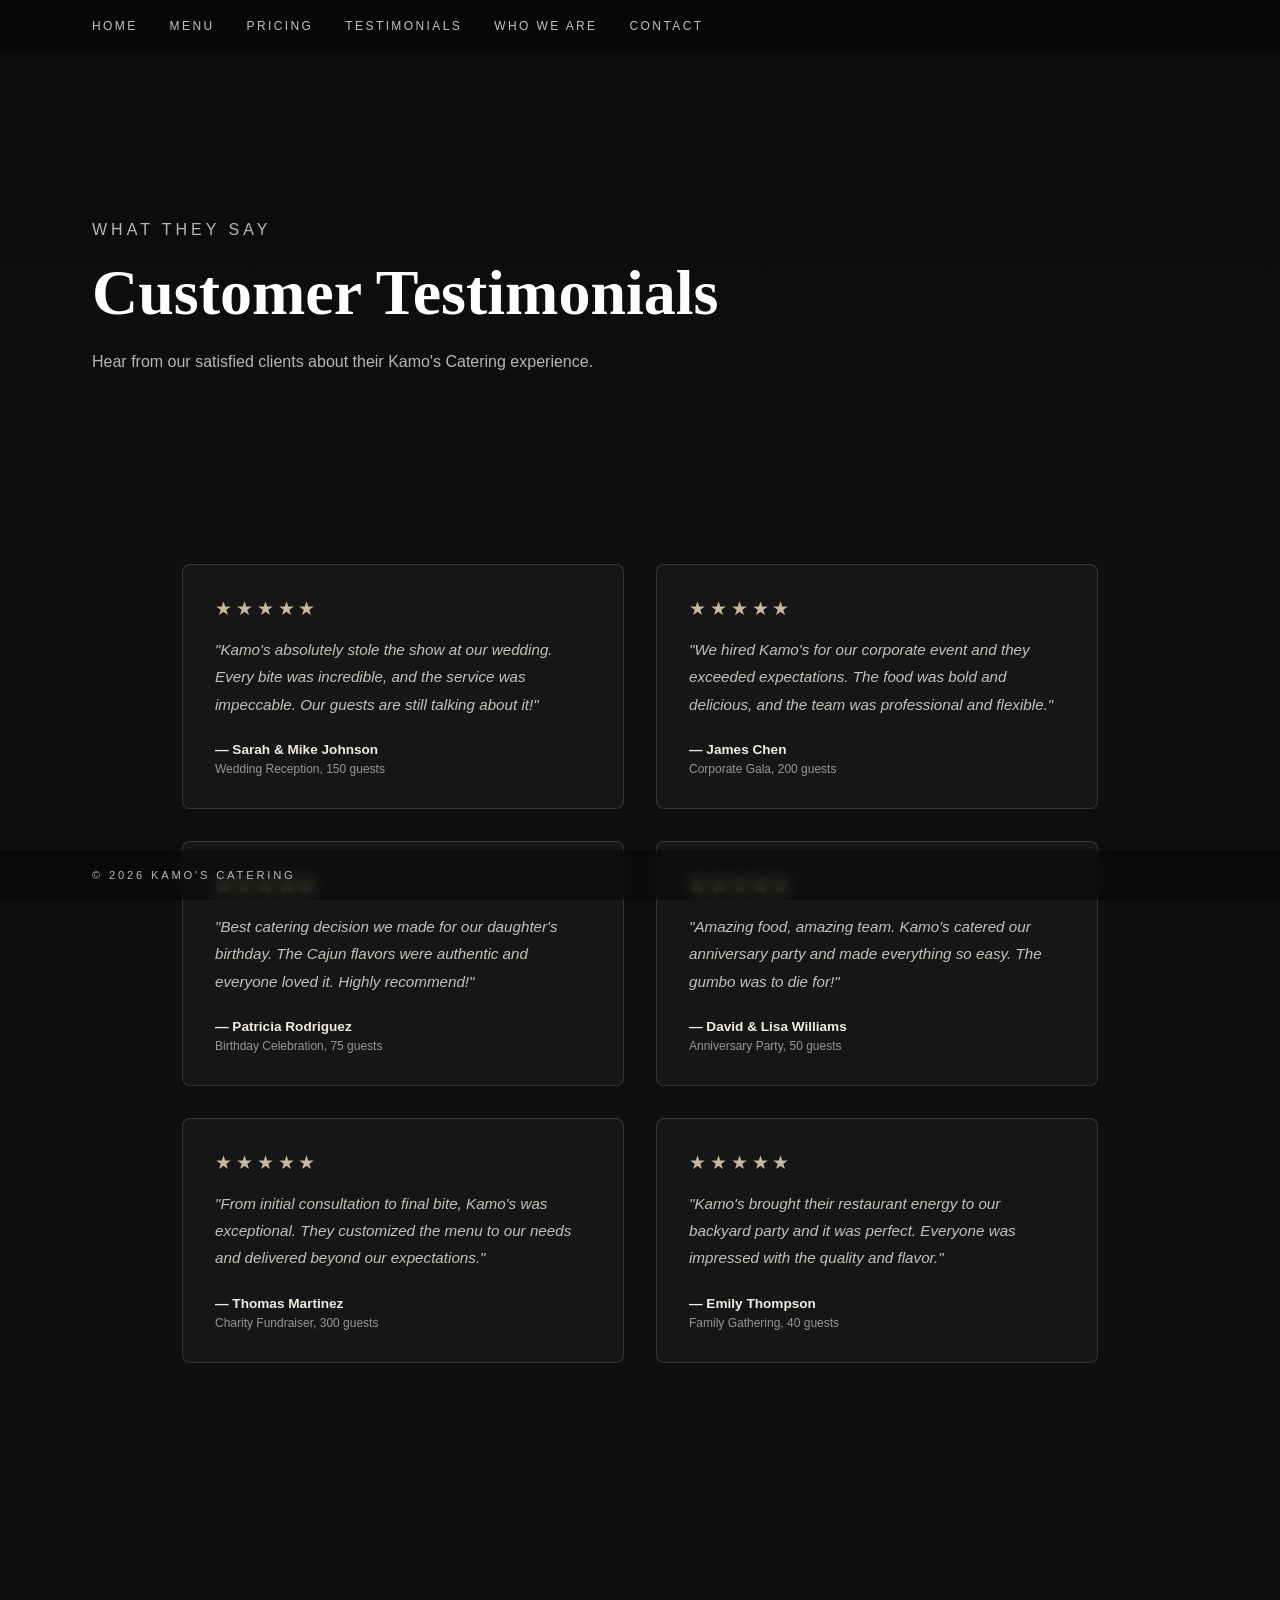
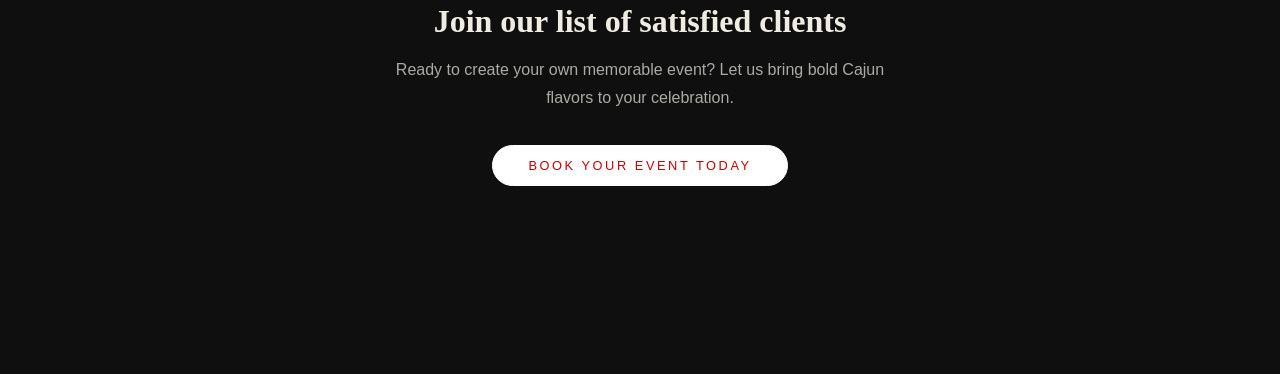
<file: testimonials.html>
<!DOCTYPE html>
<html lang="en">
<head>
    <meta charset="UTF-8">
    <meta name="viewport" content="width=device-width, initial-scale=1.0">
    <title>Testimonials - Kamo's Catering</title>
    <link rel="stylesheet" href="style.css">
</head>
<body>
    <div id="header-placeholder"></div>

    <script>
    fetch('assets/html/header.html')
        .then(res => res.text())
        .then(html => {
        document.getElementById('header-placeholder').innerHTML = html;
        initializeHamburgerMenu();
        });
    
    function initializeHamburgerMenu() {
        const hamburgerBtn = document.getElementById('hamburger-btn');
        const navMenu = document.getElementById('nav-menu');
        const submenuParents = document.querySelectorAll('.submenu-parent');
        
        if (hamburgerBtn) {
            hamburgerBtn.addEventListener('click', () => {
                hamburgerBtn.classList.toggle('active');
                navMenu.classList.toggle('active');
            });
            
            document.querySelectorAll('.nav-menu a').forEach(link => {
                link.addEventListener('click', () => {
                    hamburgerBtn.classList.remove('active');
                    navMenu.classList.remove('active');
                });
            });
            
            submenuParents.forEach(parent => {
                const link = parent.querySelector('a');
                link.addEventListener('click', (e) => {
                    if (window.innerWidth <= 860) {
                        e.preventDefault();
                        parent.classList.toggle('active');
                    }
                });
            });
        }
    }
    </script>

    <main class="main-content">
        <section class="testimonials-hero hero">
            <div class="hero-inner">
                <p class="eyebrow">What They Say</p>
                <h1>Customer Testimonials</h1>
                <p>Hear from our satisfied clients about their Kamo's Catering experience.</p>
            </div>
        </section>

        <section class="testimonials-container">
            <div class="testimonials-grid">
                <div class="testimonial-card">
                    <div class="testimonial-stars">★★★★★</div>
                    <p class="testimonial-text">"Kamo's absolutely stole the show at our wedding. Every bite was incredible, and the service was impeccable. Our guests are still talking about it!"</p>
                    <p class="testimonial-author">— Sarah & Mike Johnson<br><span class="testimonial-event">Wedding Reception, 150 guests</span></p>
                </div>

                <div class="testimonial-card">
                    <div class="testimonial-stars">★★★★★</div>
                    <p class="testimonial-text">"We hired Kamo's for our corporate event and they exceeded expectations. The food was bold and delicious, and the team was professional and flexible."</p>
                    <p class="testimonial-author">— James Chen<br><span class="testimonial-event">Corporate Gala, 200 guests</span></p>
                </div>

                <div class="testimonial-card">
                    <div class="testimonial-stars">★★★★★</div>
                    <p class="testimonial-text">"Best catering decision we made for our daughter's birthday. The Cajun flavors were authentic and everyone loved it. Highly recommend!"</p>
                    <p class="testimonial-author">— Patricia Rodriguez<br><span class="testimonial-event">Birthday Celebration, 75 guests</span></p>
                </div>

                <div class="testimonial-card">
                    <div class="testimonial-stars">★★★★★</div>
                    <p class="testimonial-text">"Amazing food, amazing team. Kamo's catered our anniversary party and made everything so easy. The gumbo was to die for!"</p>
                    <p class="testimonial-author">— David & Lisa Williams<br><span class="testimonial-event">Anniversary Party, 50 guests</span></p>
                </div>

                <div class="testimonial-card">
                    <div class="testimonial-stars">★★★★★</div>
                    <p class="testimonial-text">"From initial consultation to final bite, Kamo's was exceptional. They customized the menu to our needs and delivered beyond our expectations."</p>
                    <p class="testimonial-author">— Thomas Martinez<br><span class="testimonial-event">Charity Fundraiser, 300 guests</span></p>
                </div>

                <div class="testimonial-card">
                    <div class="testimonial-stars">★★★★★</div>
                    <p class="testimonial-text">"Kamo's brought their restaurant energy to our backyard party and it was perfect. Everyone was impressed with the quality and flavor."</p>
                    <p class="testimonial-author">— Emily Thompson<br><span class="testimonial-event">Family Gathering, 40 guests</span></p>
                </div>
            </div>
        </section>

        <section class="testimonials-cta">
            <h2>Join our list of satisfied clients</h2>
            <p>Ready to create your own memorable event? Let us bring bold Cajun flavors to your celebration.</p>
            <a class="cover-btn" href="contact.html">Book Your Event Today</a>
        </section>
    </main>

    <footer>
        <p>&copy; 2026 Kamo's Catering</p>
    </footer>
</body>
</html>
</file>
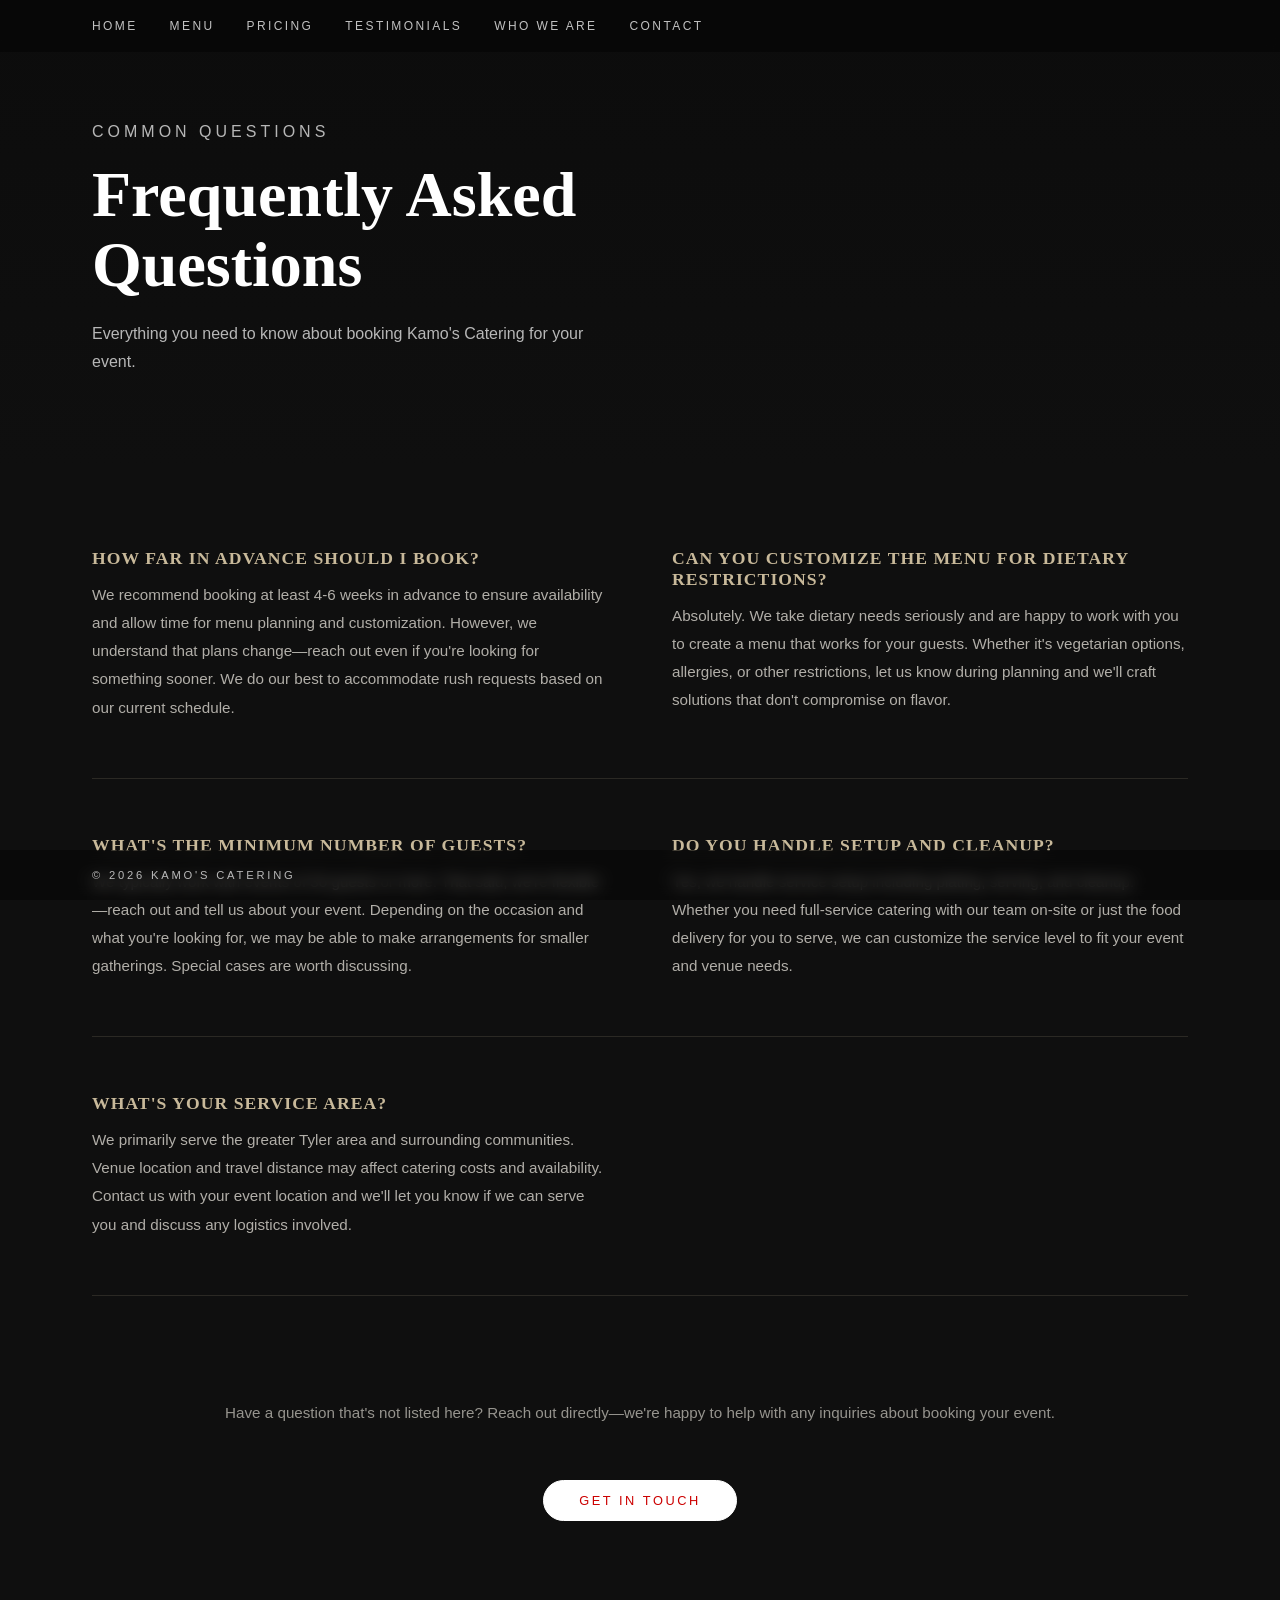
<file: about/faq.html>
<!DOCTYPE html>
<html lang="en">
<head>
    <meta charset="UTF-8">
    <meta name="viewport" content="width=device-width, initial-scale=1.0">
    <title>FAQ - Kamo's Catering</title>
    <link rel="stylesheet" href="../style.css">
</head>
<body>
    <div id="header-placeholder"></div>

    <script>
    fetch('../assets/html/header.html')
        .then(res => res.text())
        .then(html => {
        document.getElementById('header-placeholder').innerHTML = html;
        initializeHamburgerMenu();
        });
    
    function initializeHamburgerMenu() {
        const hamburgerBtn = document.getElementById('hamburger-btn');
        const navMenu = document.getElementById('nav-menu');
        const submenuParents = document.querySelectorAll('.submenu-parent');
        
        if (hamburgerBtn) {
            hamburgerBtn.addEventListener('click', () => {
                hamburgerBtn.classList.toggle('active');
                navMenu.classList.toggle('active');
            });
            
            document.querySelectorAll('.nav-menu a').forEach(link => {
                link.addEventListener('click', () => {
                    hamburgerBtn.classList.remove('active');
                    navMenu.classList.remove('active');
                });
            });
            
            submenuParents.forEach(parent => {
                const link = parent.querySelector('a');
                link.addEventListener('click', (e) => {
                    if (window.innerWidth <= 860) {
                        e.preventDefault();
                        parent.classList.toggle('active');
                    }
                });
            });
        }
    }
    </script>

    <main class="main-content">
        <section class="hero">
            <div class="hero-inner">
            <p class="eyebrow">Common Questions</p>
            <h1>Frequently Asked Questions</h1>
            <p>Everything you need to know about booking Kamo's Catering for your event.</p>
            </div>
        </section>

        <div class="about-body">

            <div class="about-block">
            <h2>How far in advance should I book?</h2>
            <p>We recommend booking at least 4-6 weeks in advance to ensure availability and allow time for menu planning and customization. However, we understand that plans change—reach out even if you're looking for something sooner. We do our best to accommodate rush requests based on our current schedule.</p>
            </div>

            <div class="about-block">
            <h2>Can you customize the menu for dietary restrictions?</h2>
            <p>Absolutely. We take dietary needs seriously and are happy to work with you to create a menu that works for your guests. Whether it's vegetarian options, allergies, or other restrictions, let us know during planning and we'll craft solutions that don't compromise on flavor.</p>
            </div>

            <div class="about-divider"></div>

            <div class="about-block">
            <h2>What's the minimum number of guests?</h2>
            <p>We typically work with events of 30 guests or more. That said, we're flexible—reach out and tell us about your event. Depending on the occasion and what you're looking for, we may be able to make arrangements for smaller gatherings. Special cases are worth discussing.</p>
            </div>

            <div class="about-block">
            <h2>Do you handle setup and cleanup?</h2>
            <p>Yes, we handle service setup including plating, serving, and cleanup. Whether you need full-service catering with our team on-site or just the food delivery for you to serve, we can customize the service level to fit your event and venue needs.</p>
            </div>

            <div class="about-divider"></div>

            <div class="about-block">
            <h2>What's your service area?</h2>
            <p>We primarily serve the greater Tyler area and surrounding communities. Venue location and travel distance may affect catering costs and availability. Contact us with your event location and we'll let you know if we can serve you and discuss any logistics involved.</p>
            </div>

            <div class="about-divider"></div>

            <div class="about-cta-wrap">
            <p>Have a question that's not listed here? Reach out directly—we're happy to help with any inquiries about booking your event.</p>
            <a class="cover-btn" href="../contact.html">Get in Touch</a>
            </div>
            
        </div>
    </main>

    <footer>
        <p>&copy; 2026 Kamo's Catering</p>
    </footer>
</body>
</html>
</file>
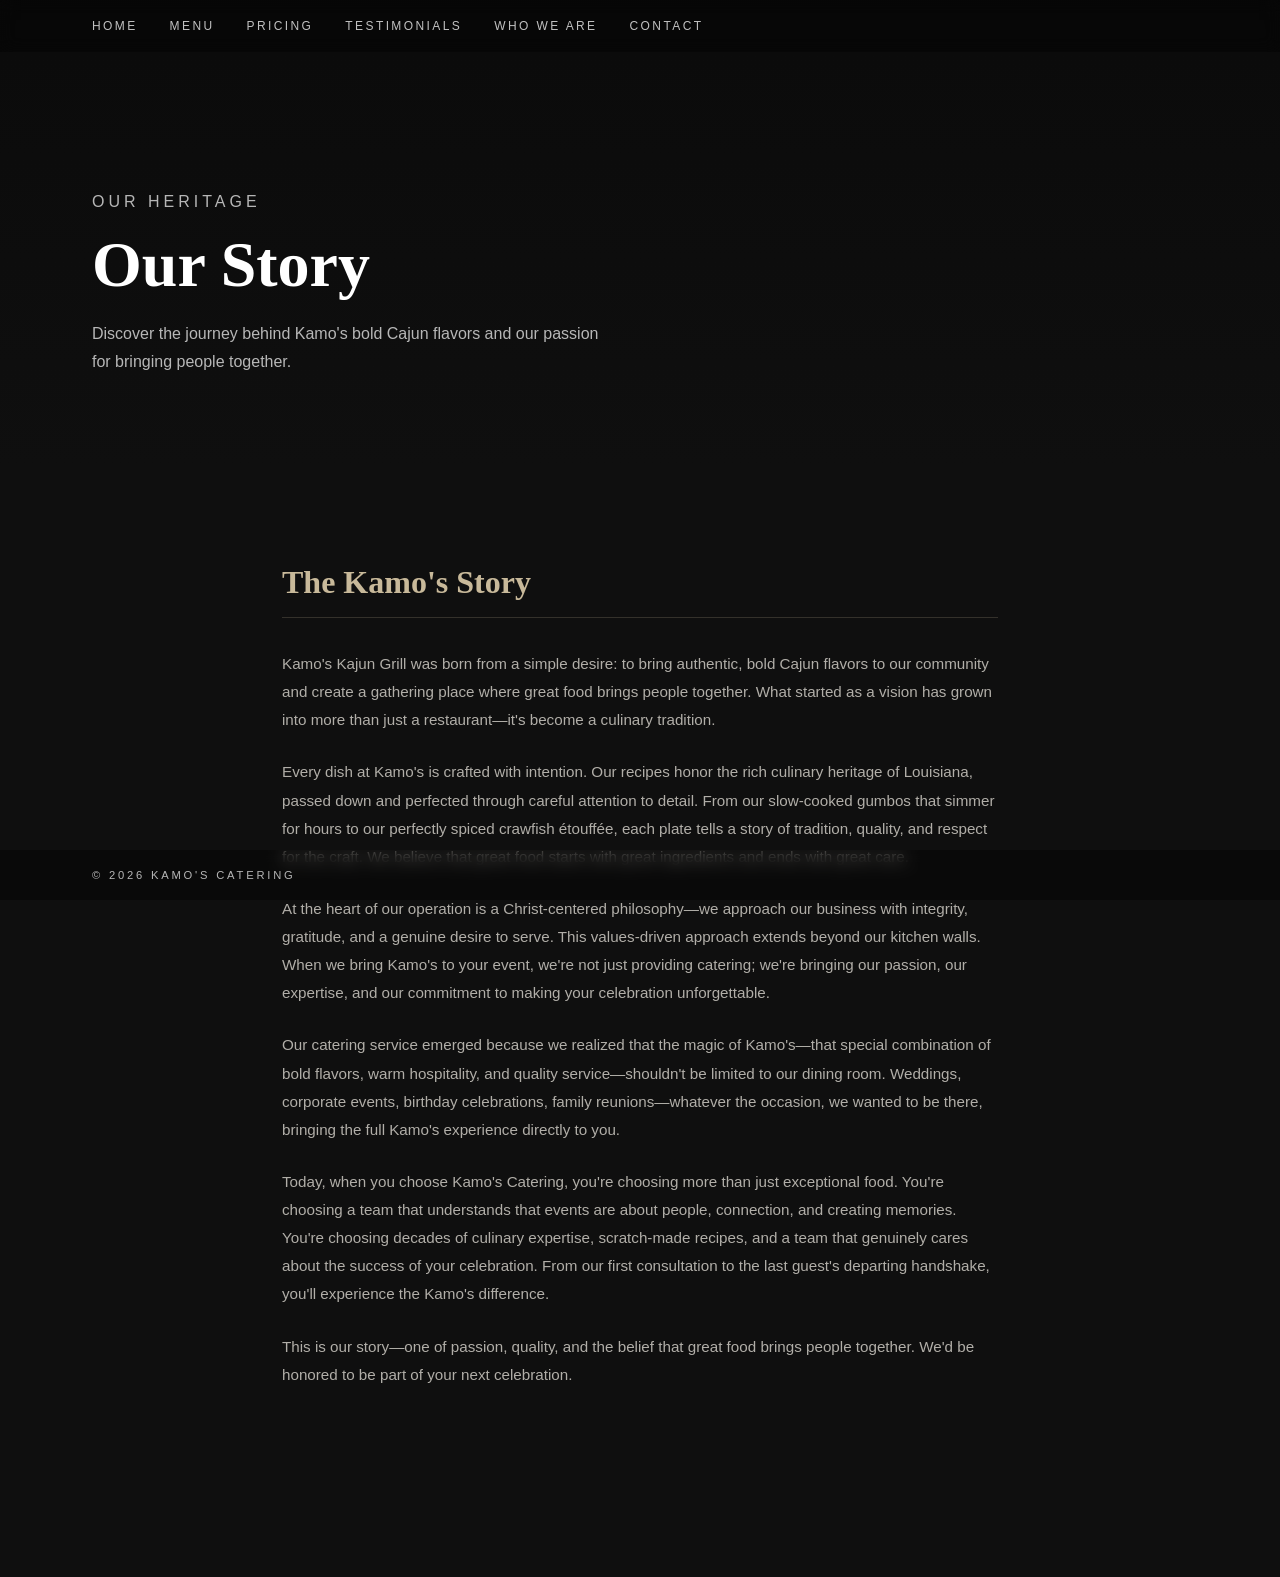
<file: about/ourstory.html>
<!DOCTYPE html>
<html lang="en">
<head>
    <meta charset="UTF-8">
    <meta name="viewport" content="width=device-width, initial-scale=1.0">
    <title>Our Story - Kamo's Catering</title>
    <link rel="stylesheet" href="../style.css">
</head>
<body>
    <div id="header-placeholder"></div>

    <script>
    fetch('../assets/html/header.html')
        .then(res => res.text())
        .then(html => {
        document.getElementById('header-placeholder').innerHTML = html;
        initializeHamburgerMenu();
        });
    
    function initializeHamburgerMenu() {
        const hamburgerBtn = document.getElementById('hamburger-btn');
        const navMenu = document.getElementById('nav-menu');
        const submenuParents = document.querySelectorAll('.submenu-parent');
        
        if (hamburgerBtn) {
            hamburgerBtn.addEventListener('click', () => {
                hamburgerBtn.classList.toggle('active');
                navMenu.classList.toggle('active');
            });
            
            document.querySelectorAll('.nav-menu a').forEach(link => {
                link.addEventListener('click', () => {
                    hamburgerBtn.classList.remove('active');
                    navMenu.classList.remove('active');
                });
            });
            
            submenuParents.forEach(parent => {
                const link = parent.querySelector('a');
                link.addEventListener('click', (e) => {
                    if (window.innerWidth <= 860) {
                        e.preventDefault();
                        parent.classList.toggle('active');
                    }
                });
            });
        }
    }
    </script>

    <main class="main-content">
        <section class="ourstory-hero hero">
            <div class="hero-inner">
                <p class="eyebrow">Our Heritage</p>
                <h1>Our Story</h1>
                <p>Discover the journey behind Kamo's bold Cajun flavors and our passion for bringing people together.</p>
            </div>
        </section>

        <div style="max-width: 900px; margin: 0 auto; padding: 6rem var(--horizontal-padding);">
            <h2 class="menu-section-title">The Kamo's Story</h2>
            
            <p style="font-size: 0.95rem; font-weight: 300; color: rgba(240,236,227,0.72); line-height: 1.85; margin-bottom: 1.5rem;">
                Kamo's Kajun Grill was born from a simple desire: to bring authentic, bold Cajun flavors to our community and create a gathering place where great food brings people together. What started as a vision has grown into more than just a restaurant—it's become a culinary tradition.
            </p>

            <p style="font-size: 0.95rem; font-weight: 300; color: rgba(240,236,227,0.72); line-height: 1.85; margin-bottom: 1.5rem;">
                Every dish at Kamo's is crafted with intention. Our recipes honor the rich culinary heritage of Louisiana, passed down and perfected through careful attention to detail. From our slow-cooked gumbos that simmer for hours to our perfectly spiced crawfish étouffée, each plate tells a story of tradition, quality, and respect for the craft. We believe that great food starts with great ingredients and ends with great care.
            </p>

            <p style="font-size: 0.95rem; font-weight: 300; color: rgba(240,236,227,0.72); line-height: 1.85; margin-bottom: 1.5rem;">
                At the heart of our operation is a Christ-centered philosophy—we approach our business with integrity, gratitude, and a genuine desire to serve. This values-driven approach extends beyond our kitchen walls. When we bring Kamo's to your event, we're not just providing catering; we're bringing our passion, our expertise, and our commitment to making your celebration unforgettable.
            </p>

            <p style="font-size: 0.95rem; font-weight: 300; color: rgba(240,236,227,0.72); line-height: 1.85; margin-bottom: 1.5rem;">
                Our catering service emerged because we realized that the magic of Kamo's—that special combination of bold flavors, warm hospitality, and quality service—shouldn't be limited to our dining room. Weddings, corporate events, birthday celebrations, family reunions—whatever the occasion, we wanted to be there, bringing the full Kamo's experience directly to you.
            </p>

            <p style="font-size: 0.95rem; font-weight: 300; color: rgba(240,236,227,0.72); line-height: 1.85; margin-bottom: 1.5rem;">
                Today, when you choose Kamo's Catering, you're choosing more than just exceptional food. You're choosing a team that understands that events are about people, connection, and creating memories. You're choosing decades of culinary expertise, scratch-made recipes, and a team that genuinely cares about the success of your celebration. From our first consultation to the last guest's departing handshake, you'll experience the Kamo's difference.
            </p>

            <p style="font-size: 0.95rem; font-weight: 300; color: rgba(240,236,227,0.72); line-height: 1.85;">
                This is our story—one of passion, quality, and the belief that great food brings people together. We'd be honored to be part of your next celebration.
            </p>
        </div>
    </main>

    <footer>
        <p>&copy; 2026 Kamo's Catering</p>
    </footer>
</body>
</html>
</file>
<file: style.css>
:root {
  --horizontal-padding: 5.75rem
}

*, *::before, *::after {
box-sizing: border-box;
margin: 0;
padding: 0;
}

body {
font-family: 'Arial', sans-serif;
background: #0f0f0f;
color: #f0ece3;
}

header {
position: fixed;
top: 0;
left: 0;
right: 0;
z-index: 100;
padding: 1.2rem var(--horizontal-padding);
background: rgba(0, 0, 0, 0.35);
backdrop-filter: blur(8px);
display: flex;
justify-content: space-between;
align-items: center;
}

header ul {
list-style: none;
display: flex;
gap: 2rem;
}

header li {
font-size: 0.75rem;
letter-spacing: 0.2em;
text-transform: uppercase;
cursor: pointer;
transition: color 0.2s;
}

header li:hover {
color: #fff;
text-decoration: underline;
}

header li a {
color: rgba(255, 255, 255, 0.75);
text-decoration: none;
}

header li {
position: relative;
}

.submenu {
position: absolute;
top: 100%;
left: 0;
list-style: none;
display: flex;
flex-direction: column;
gap: 0;
min-width: 180px;
background: rgba(0, 0, 0, 0.9);
backdrop-filter: blur(8px);
border: 1px solid rgba(200, 185, 154, 0.2);
border-radius: 6px;
margin-top: 0.5rem;
padding: 0.75rem 0;
opacity: 0;
visibility: hidden;
transform: translateY(-10px);
transition: opacity 0.2s, visibility 0.2s, transform 0.2s;
pointer-events: none;
z-index: 101;
}

header li:hover .submenu {
opacity: 1;
visibility: visible;
transform: translateY(0);
pointer-events: auto;
}

.submenu li {
padding: 0.5rem 1.5rem;
font-size: 0.7rem;
}

.submenu li a {
color: rgba(255, 255, 255, 0.7);
text-decoration: none;
display: block;
transition: color 0.2s;
}

.submenu li:hover a {
color: #c8b99a;
}

.hamburger {
display: none;
flex-direction: column;
gap: 6px;
cursor: pointer;
background: none;
border: none;
padding: 0;
}

.hamburger span {
width: 24px;
height: 2px;
background: rgba(255, 255, 255, 0.75);
border-radius: 2px;
transition: all 0.3s ease;
}

.hamburger.active span:nth-child(1) {
transform: rotate(45deg) translate(10px, 10px);
}

.hamburger.active span:nth-child(2) {
opacity: 0;
}

.hamburger.active span:nth-child(3) {
transform: rotate(-45deg) translate(7px, -7px);
}

footer {
position: fixed;
bottom: 0;
left: 0;
right: 0;
z-index: 100;
padding: 1.2rem var(--horizontal-padding);
background: rgba(0, 0, 0, 0.35);
backdrop-filter: blur(8px);
font-size: 0.7rem;
letter-spacing: 0.25em;
text-transform: uppercase;
color: rgba(255,255,255,0.7);
}

.main-content {
min-height: 100vh;
margin-bottom: 5.75rem;
}

.cover {
position: relative;
min-height: 100vh;
display: flex;
align-items: center;
justify-content: center;
overflow: hidden;
background-image:
linear-gradient(rgba(0, 0, 0, 0.65), rgba(0, 0, 0, .8)),
url('https://images.unsplash.com/photo-1595512012432-f165a7026383?q=80');
background-size: cover;
background-position: center;
background-attachment: fixed;
background-repeat: no-repeat;
}

.cover-inner {
position: relative;
z-index: 2;
text-align: center;;
max-width: 700px;
}

.cover-title {
font-family: 'Playfair Display', serif;
font-weight: 900;
font-size: clamp(2.6rem, 6vw, 5rem);
line-height: 1.08;
letter-spacing: -0.01em;
color: #fff;
margin-bottom: 1.4rem;
}

.cover-subtitle {
font-size: 1.05rem;
font-weight: 300;
color: rgba(255, 255, 255, 0.75);
line-height: 1.7;
margin-bottom: 2.2rem;
}

.cover-btn {
display: inline-block;
padding: 0.75rem 2.2rem;
background: #ffffff;
border: 1.5px solid #ffffff;
border-radius: 25px;
color: #cc0000;
font-family: 'Lato', sans-serif;
font-size: 0.8rem;
letter-spacing: 0.2em;
text-transform: uppercase;
text-decoration: none;
cursor: pointer;
transition: background 0.25s, color 0.25s;
}

.cover-btn:hover {
background: #cc0000;
color: #ffffff;
}

.cover-logo {
  width: 120px;
  margin-bottom: 1.5rem;
}

.page-section {
padding: 5rem var(--horizontal-padding) 6rem;
max-width: 680px;
margin: 0 auto;
text-align: center;
}

.page-section h2 {
font-family: 'Playfair Display', serif;
font-size: 2rem;
margin-bottom: 1rem;
color: #f0ece3;
}

.page-section p {
color: rgba(240, 236, 227, 0.55);
line-height: 1.8;
font-weight: 300;
padding: 2rem;
}

.hero {
    position: relative;
    min-height: 52vh;
    display: flex;
    padding: 5.75rem var(--horizontal-padding);
    align-items: flex-end;
    justify-content: flex-start;
    overflow: hidden;
    background-image:
      linear-gradient(to bottom, rgba(0,0,0,0.2) 0%, rgba(15,15,15,0.92) 100%),
      url('https://images.unsplash.com/photo-1555939594-58d7cb561ad1?q=80');
    background-size: cover;
    background-position: center 40%;
  }

  .hero-inner {
    max-width: 680px;
  }

  .eyebrow {
    font-size: 0.7rem;
    letter-spacing: 0.25em;
    text-transform: uppercase;
    color: #c8b99a;
    margin-bottom: 0.9rem;
  }

  .hero h1 {
    font-family: 'K2D', serif;
    font-weight: 900;
    font-size: clamp(2.2rem, 5vw, 4rem);
    line-height: 1.1;
    color: #fff;
    margin-bottom: 1.2rem;
  }

  .hero p {
    font-size: 1rem;
    font-weight: 300;
    color: rgba(255,255,255,0.7);
    line-height: 1.75;
    max-width: 520px;
  }

  .about-body {
    margin: 0 auto;
    padding: 5rem var(--horizontal-padding) 6rem;
    gap: 3rem 4rem;
    display: grid;
    grid-template-columns: 1fr 1fr;
  }

  .about-block h2 {
    font-family: 'K2D', serif;
    font-weight: 700;
    font-size: 1.1rem;
    color: #c8b99a;
    letter-spacing: 0.06em;
    text-transform: uppercase;
    margin-bottom: 0.75rem;
  }

  .about-block p {
    font-size: 0.95rem;
    font-weight: 300;
    color: rgba(240,236,227,0.72);
    line-height: 1.85;
  }

  .about-divider {
    grid-column: 1 / -1;
    height: 1px;
    background: rgba(200,185,154,0.15);
    margin: 0.5rem 0;
  }

  .about-cta-wrap {
    grid-column: 1 / -1;
    text-align: center;
    padding-top: 1rem;
  }

  .about-cta-wrap p {
    font-size: 0.95rem;
    font-weight: 300;
    color: rgba(240,236,227,0.6);
    margin-bottom: 1.4rem;
    line-height: 1.7;
    padding: 2rem;
  }

/* contact form styles */
.contact-body {
  margin: 0 auto;
  padding: 5rem var(--horizontal-padding) 6rem;
  display: grid;
  gap: 3rem 4rem;
}

.contact-form {
  display: flex;
  flex-direction: column;
  gap: 1.25rem;
  width: 66%;
}

.contact-form label {
  font-size: 0.85rem;
  letter-spacing: 0.1em;
  text-transform: uppercase;
  color: #c8b99a;
}

.contact-form input,
.contact-form textarea {
  padding: 0.75rem 1rem;
  background: rgba(255,255,255,0.05);
  border: 1px solid rgba(200,185,154,0.4);
  border-radius: 5px;
  color: #f0ece3;
  font-size: 0.9rem;
}

.contact-form input:focus,
.contact-form textarea:focus {
  outline: none;
  border-color: #c8b99a;
  background: rgba(255,255,255,0.1);
}

/* gallery styles */
.gallery-hero {
  background-image:
    linear-gradient(to bottom, rgba(0,0,0,0.3) 0%, rgba(15,15,15,0.92) 100%),
    url('https://images.unsplash.com/photo-1546069901-ba9599a7e63c?q=80');
}

.gallery-container {
  max-width: 1200px;
  margin: 0 auto;
  padding: 6rem var(--horizontal-padding);
}

.gallery-grid {
  display: grid;
  grid-template-columns: repeat(auto-fit, minmax(280px, 1fr));
  gap: 2rem;
  margin-bottom: 4rem;
}

.gallery-item {
  position: relative;
  aspect-ratio: 1;
  overflow: hidden;
  border-radius: 8px;
  cursor: pointer;
  box-shadow: 0 8px 24px rgba(0, 0, 0, 0.4);
  transition: transform 0.3s ease;
}

.gallery-item:hover {
  transform: scale(1.02);
}

.gallery-item img {
  width: 100%;
  height: 100%;
  object-fit: cover;
  transition: filter 0.3s ease;
}

.gallery-item:hover img {
  filter: brightness(0.6);
}

.gallery-overlay {
  position: absolute;
  top: 0;
  left: 0;
  right: 0;
  bottom: 0;
  display: flex;
  flex-direction: column;
  justify-content: flex-end;
  padding: 2rem;
  background: linear-gradient(to bottom, transparent 0%, rgba(0,0,0,0.8) 60%);
  opacity: 0;
  transition: opacity 0.3s ease;
}

.gallery-item:hover .gallery-overlay {
  opacity: 1;
}

.gallery-overlay h3 {
  font-family: 'Playfair Display', serif;
  font-size: 1.4rem;
  color: #fff;
  margin-bottom: 0.5rem;
}

.gallery-overlay p {
  font-size: 0.9rem;
  color: #c8b99a;
  font-weight: 300;
}

.gallery-cta {
  max-width: 680px;
  margin: 0 auto;
  padding: 5rem var(--horizontal-padding) 6rem;
  text-align: center;
}

.gallery-cta h2 {
  font-family: 'Playfair Display', serif;
  font-size: 2rem;
  margin-bottom: 1rem;
  color: #f0ece3;
}

.gallery-cta p {
  color: rgba(240, 236, 227, 0.7);
  line-height: 1.8;
  font-weight: 300;
  margin-bottom: 2rem;
}

/* menu styles */
.menu-hero {
  background-image:
    linear-gradient(to bottom, rgba(0,0,0,0.3) 0%, rgba(15,15,15,0.92) 100%),
    url('https://images.unsplash.com/photo-1568901346375-23c9450c58cd?q=80');
}

.menu-container {
  max-width: 1000px;
  margin: 0 auto;
  padding: 6rem var(--horizontal-padding);
}

.menu-section {
  margin-bottom: 5rem;
}

.menu-section-title {
  font-family: 'Playfair Display', serif;
  font-size: 2rem;
  color: #c8b99a;
  margin-bottom: 2rem;
  padding-bottom: 1rem;
  border-bottom: 1px solid rgba(200, 185, 154, 0.2);
}

.menu-items {
  display: grid;
  grid-template-columns: repeat(auto-fit, minmax(280px, 1fr));
  gap: 2.5rem;
}

.menu-item {
  background: rgba(255, 255, 255, 0.02);
  border: 1px solid rgba(200, 185, 154, 0.15);
  border-radius: 6px;
  padding: 1.5rem;
  transition: all 0.3s ease;
}

.menu-item:hover {
  background: rgba(255, 255, 255, 0.05);
  border-color: rgba(200, 185, 154, 0.35);
  transform: translateY(-2px);
}

.menu-item-header {
  display: flex;
  justify-content: space-between;
  align-items: baseline;
  margin-bottom: 0.75rem;
}

.menu-item h3 {
  font-family: 'K2D', serif;
  font-size: 1.1rem;
  color: #f0ece3;
  font-weight: 700;
  margin: 0;
}

.menu-price {
  font-size: 0.9rem;
  color: #c8b99a;
  font-weight: 600;
  white-space: nowrap;
  margin-left: 1rem;
}

.menu-description {
  font-size: 0.9rem;
  color: rgba(240, 236, 227, 0.65);
  line-height: 1.6;
  margin: 0;
  font-weight: 300;
}

.menu-cta {
  max-width: 680px;
  margin: 0 auto;
  padding: 5rem var(--horizontal-padding) 6rem;
  text-align: center;
}

.menu-cta h2 {
  font-family: 'Playfair Display', serif;
  font-size: 2rem;
  margin-bottom: 1rem;
  color: #f0ece3;
}

.menu-cta p {
  color: rgba(240, 236, 227, 0.7);
  line-height: 1.8;
  font-weight: 300;
  margin-bottom: 2rem;
}

/* testimonials styles */
.testimonials-hero {
  background-image:
    linear-gradient(to bottom, rgba(0,0,0,0.3) 0%, rgba(15,15,15,0.92) 100%),
    url('https://images.unsplash.com/photo-1552664730-d307ca884978?q=80');
}

.testimonials-container {
  max-width: 1100px;
  margin: 0 auto;
  padding: 6rem var(--horizontal-padding);
}

.testimonials-grid {
  display: grid;
  grid-template-columns: repeat(auto-fit, minmax(300px, 1fr));
  gap: 2rem;
  margin-bottom: 4rem;
}

.testimonial-card {
  background: rgba(255, 255, 255, 0.03);
  border: 1px solid rgba(200, 185, 154, 0.2);
  border-radius: 8px;
  padding: 2rem;
  transition: all 0.3s ease;
}

.testimonial-card:hover {
  background: rgba(255, 255, 255, 0.06);
  border-color: rgba(200, 185, 154, 0.4);
  transform: translateY(-4px);
  box-shadow: 0 8px 16px rgba(0, 0, 0, 0.3);
}

.testimonial-stars {
  font-size: 1.2rem;
  color: #c8b99a;
  margin-bottom: 1rem;
  letter-spacing: 0.2em;
}

.testimonial-text {
  font-size: 0.95rem;
  color: rgba(240, 236, 227, 0.8);
  line-height: 1.8;
  margin-bottom: 1.5rem;
  font-style: italic;
}

.testimonial-author {
  font-size: 0.85rem;
  color: #f0ece3;
  font-weight: 600;
  margin: 0;
}

.testimonial-event {
  font-size: 0.75rem;
  color: rgba(240, 236, 227, 0.6);
  font-weight: 300;
  display: block;
  margin-top: 0.3rem;
}

.testimonials-cta {
  max-width: 680px;
  margin: 0 auto;
  padding: 5rem var(--horizontal-padding) 6rem;
  text-align: center;
}

.testimonials-cta h2 {
  font-family: 'Playfair Display', serif;
  font-size: 2rem;
  margin-bottom: 1rem;
  color: #f0ece3;
}

.testimonials-cta p {
  color: rgba(240, 236, 227, 0.7);
  line-height: 1.8;
  font-weight: 300;
  margin-bottom: 2rem;
}

/* pricing styles */
.pricing-hero {
  background-image:
    linear-gradient(to bottom, rgba(0,0,0,0.3) 0%, rgba(15,15,15,0.92) 100%),
    url('https://images.unsplash.com/photo-1623475173140-ad2f0369ca92?q=80&w=1624&auto=format&fit=crop&ixlib=rb-4.1.0&ixid=M3wxMjA3fDB8MHxwaG90by1wYWdlfHx8fGVufDB8fHx8fA%3D%3D');
}

.pricing-container {
  max-width: 1200px;
  margin: 0 auto;
  padding: 6rem var(--horizontal-padding);
}

.pricing-grid {
  display: grid;
  grid-template-columns: repeat(auto-fit, minmax(300px, 1fr));
  gap: 2rem;
  margin-bottom: 4rem;
}

.pricing-card {
  background: rgba(255, 255, 255, 0.03);
  border: 1px solid rgba(200, 185, 154, 0.2);
  border-radius: 8px;
  padding: 2.5rem;
  transition: all 0.3s ease;
  position: relative;
}

.pricing-card:hover {
  background: rgba(255, 255, 255, 0.06);
  border-color: rgba(200, 185, 154, 0.4);
  transform: translateY(-4px);
  box-shadow: 0 8px 16px rgba(0, 0, 0, 0.3);
}

.pricing-card.featured {
  border-color: #c8b99a;
  background: rgba(200, 185, 154, 0.08);
}

.pricing-card.featured:hover {
  background: rgba(200, 185, 154, 0.12);
}

.pricing-badge {
  position: absolute;
  top: -12px;
  left: 20px;
  background: #c8b99a;
  color: #0f0f0f;
  padding: 0.4rem 1rem;
  border-radius: 20px;
  font-size: 0.7rem;
  letter-spacing: 0.1em;
  text-transform: uppercase;
  font-weight: 600;
}

.pricing-tier {
  font-family: 'K2D', serif;
  font-size: 1.4rem;
  color: #fff;
  margin-bottom: 0.5rem;
  margin-top: 0.5rem;
}

.pricing-scale {
  font-size: 0.85rem;
  color: #c8b99a;
  text-transform: uppercase;
  letter-spacing: 0.1em;
  margin-bottom: 1.5rem;
  font-weight: 600;
}

.pricing-breakdown {
  background: rgba(255, 255, 255, 0.02);
  border: 1px solid rgba(200, 185, 154, 0.1);
  border-radius: 6px;
  padding: 1.5rem;
  margin-bottom: 1.5rem;
}

.pricing-line {
  display: flex;
  justify-content: space-between;
  align-items: center;
  padding: 0.5rem 0;
  font-size: 0.9rem;
  color: rgba(240, 236, 227, 0.8);
}

.pricing-line:not(:last-child) {
  border-bottom: 1px solid rgba(200, 185, 154, 0.1);
  padding-bottom: 0.75rem;
  margin-bottom: 0.75rem;
}

.pricing-total {
  border-bottom: none;
  margin-top: 0.5rem;
  padding-top: 0.5rem;
  font-weight: 600;
  color: #c8b99a;
}

.pricing-amount {
  font-weight: 600;
  color: #f0ece3;
}

.pricing-description {
  font-size: 0.85rem;
  color: rgba(240, 236, 227, 0.7);
  line-height: 1.6;
  font-style: italic;
}

.pricing-details {
  max-width: 1000px;
  margin: 0 auto;
  padding: 4rem var(--horizontal-padding);
  border-top: 1px solid rgba(200, 185, 154, 0.15);
  border-bottom: 1px solid rgba(200, 185, 154, 0.15);
}

.pricing-details h2 {
  font-family: 'Playfair Display', serif;
  font-size: 2rem;
  margin-bottom: 2rem;
  color: #f0ece3;
  text-align: center;
}

.pricing-features {
  display: grid;
  grid-template-columns: repeat(auto-fit, minmax(300px, 1fr));
  gap: 3rem;
}

.feature-group h4 {
  font-family: 'K2D', serif;
  font-size: 1rem;
  color: #c8b99a;
  letter-spacing: 0.06em;
  text-transform: uppercase;
  margin-bottom: 1rem;
}

.feature-group ul {
  list-style: none;
  padding: 0;
}

.feature-group li {
  font-size: 0.9rem;
  color: rgba(240, 236, 227, 0.7);
  line-height: 1.8;
  padding: 0.5rem 0;
  padding-left: 1.5rem;
  position: relative;
}

.feature-group li:before {
  content: "✓";
  position: absolute;
  left: 0;
  color: #c8b99a;
  font-weight: bold;
}

.pricing-cta {
  max-width: 680px;
  margin: 0 auto;
  padding: 5rem var(--horizontal-padding) 6rem;
  text-align: center;
}

.pricing-cta h2 {
  font-family: 'Playfair Display', serif;
  font-size: 2rem;
  margin-bottom: 1rem;
  color: #f0ece3;
}

.pricing-cta p {
  color: rgba(240, 236, 227, 0.7);
  line-height: 1.8;
  font-weight: 300;
  margin-bottom: 2rem;
}

.ourstory-hero {
  background-image:
    linear-gradient(to bottom, rgba(0,0,0,0.3) 0%, rgba(15,15,15,0.92) 100%),
    url('https://images.unsplash.com/photo-1552664730-d307ca884978?q=80');
}

@media (max-width: 860px) {
  :root {
    --horizontal-padding: 2.5rem
  }
  
  .hamburger {
    display: flex;
  }
  
  .nav-menu {
    position: fixed;
    top: 56.4px;
    left: 0;
    right: 0;
    flex-direction: column;
    gap: 0;
    background: rgba(0, 0, 0, 0.95);
    max-height: 0;
    overflow: hidden;
    transition: max-height 0.3s ease;
    padding: 0;
  }
  
  .nav-menu.active {
    max-height: 500px;
    padding: 1rem 0;
  }
  
  .nav-menu li {
    padding: 1rem 2.5rem;
    border-bottom: 1px solid rgba(200, 185, 154, 0.1);
  }
  
  .submenu {
    position: static;
    opacity: 0;
    visibility: hidden;
    max-height: 0;
    overflow: hidden;
    transition: opacity 0.2s, visibility 0.2s;
    background: rgba(15, 15, 15, 0.8);
    border: none;
    margin: 0;
    padding: 0;
    transform: none;
  }
  
  .nav-menu li.submenu-parent.active .submenu {
    opacity: 1;
    visibility: visible;
    max-height: 300px;
    padding: 0.5rem 0;
  }
  
  .submenu li {
    padding: 0.75rem 2.5rem 0.75rem 4rem;
    border: none;
  }
  
  .about-body { grid-template-columns: 1fr; padding: 3rem var(--horizontal-padding) 4rem; }
  .hero { padding: 5.75rem var(--horizontal-padding); }
  .contact-form { width: 100%;}
  .menu-items { grid-template-columns: 1fr; }
  .menu-hero { padding: 6rem var(--horizontal-padding) 4rem; }
  .testimonials-grid { grid-template-columns: 1fr; }
  .testimonials-hero { padding: 6rem var(--horizontal-padding) 4rem; }
  .pricing-grid { grid-template-columns: 1fr; }
  .pricing-hero { padding: 6rem var(--horizontal-padding) 4rem; }
  .pricing-features { grid-template-columns: 1fr; }
}
</file>
